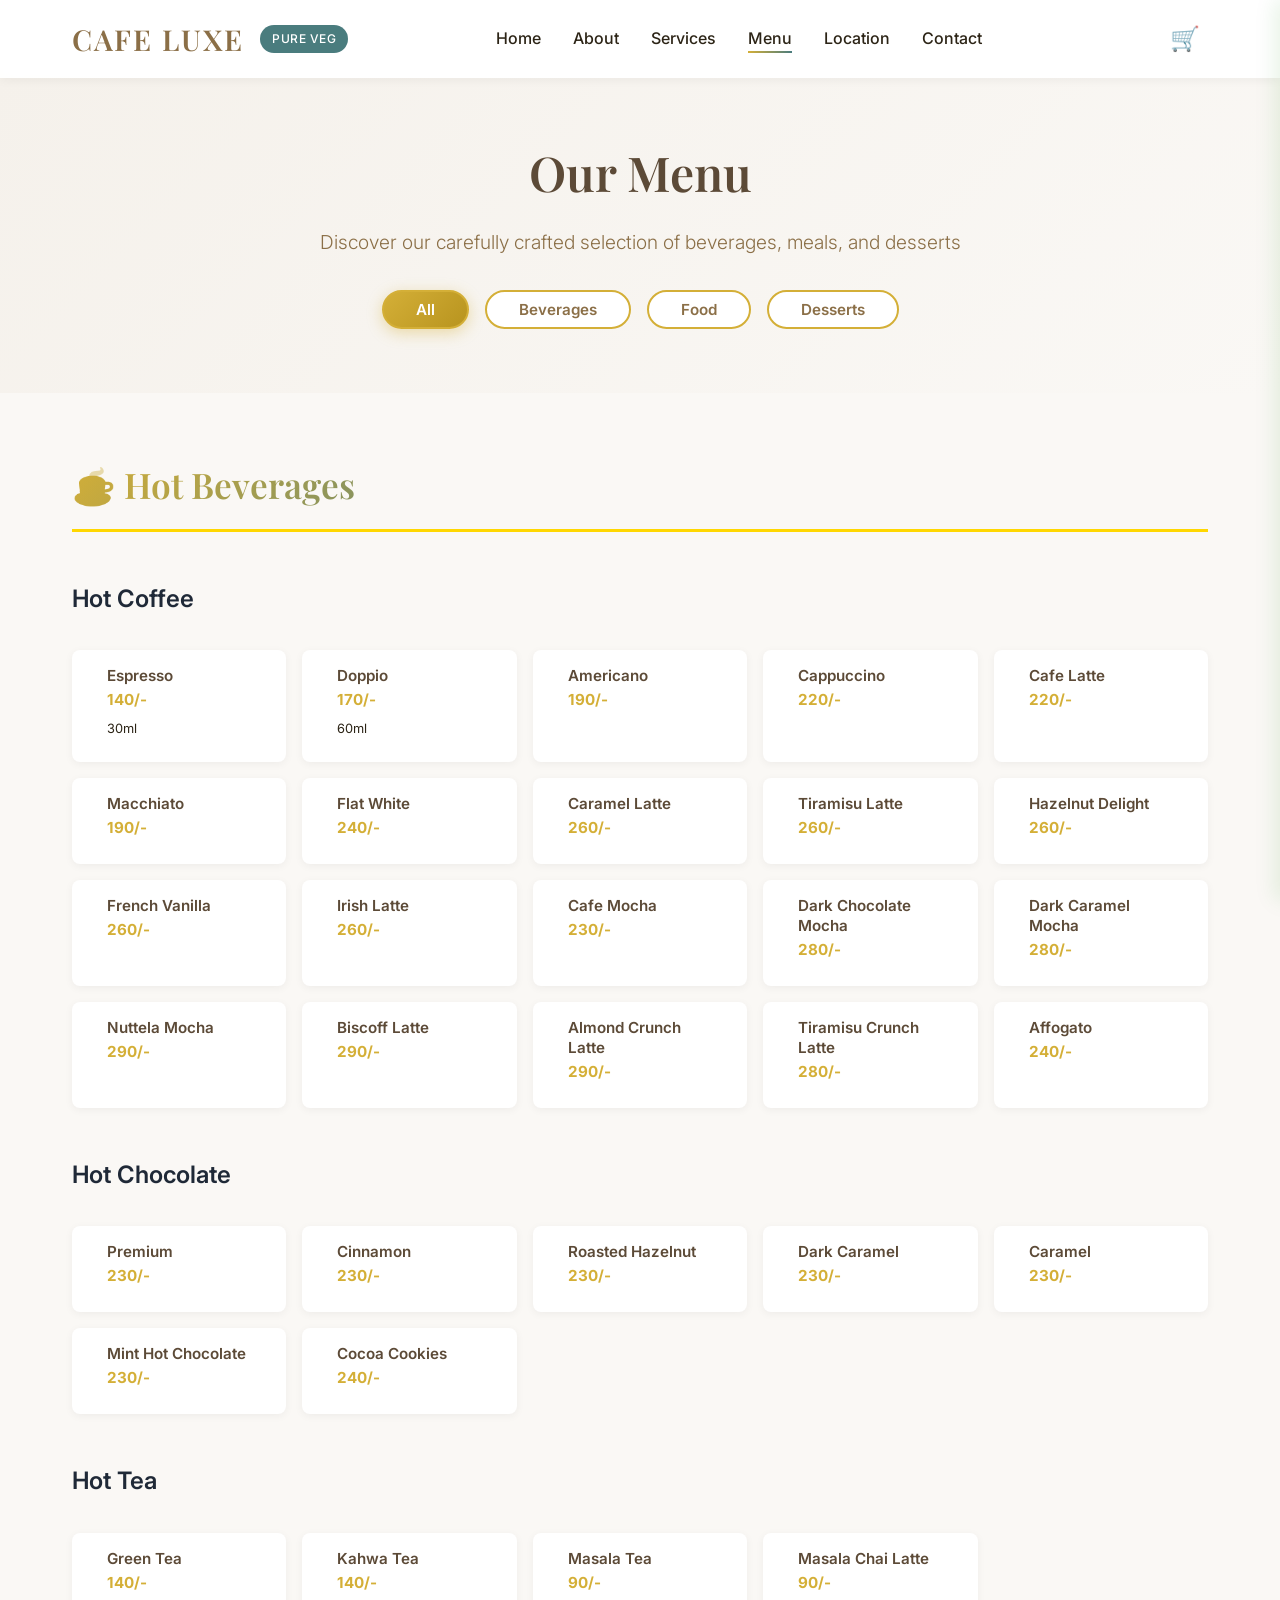
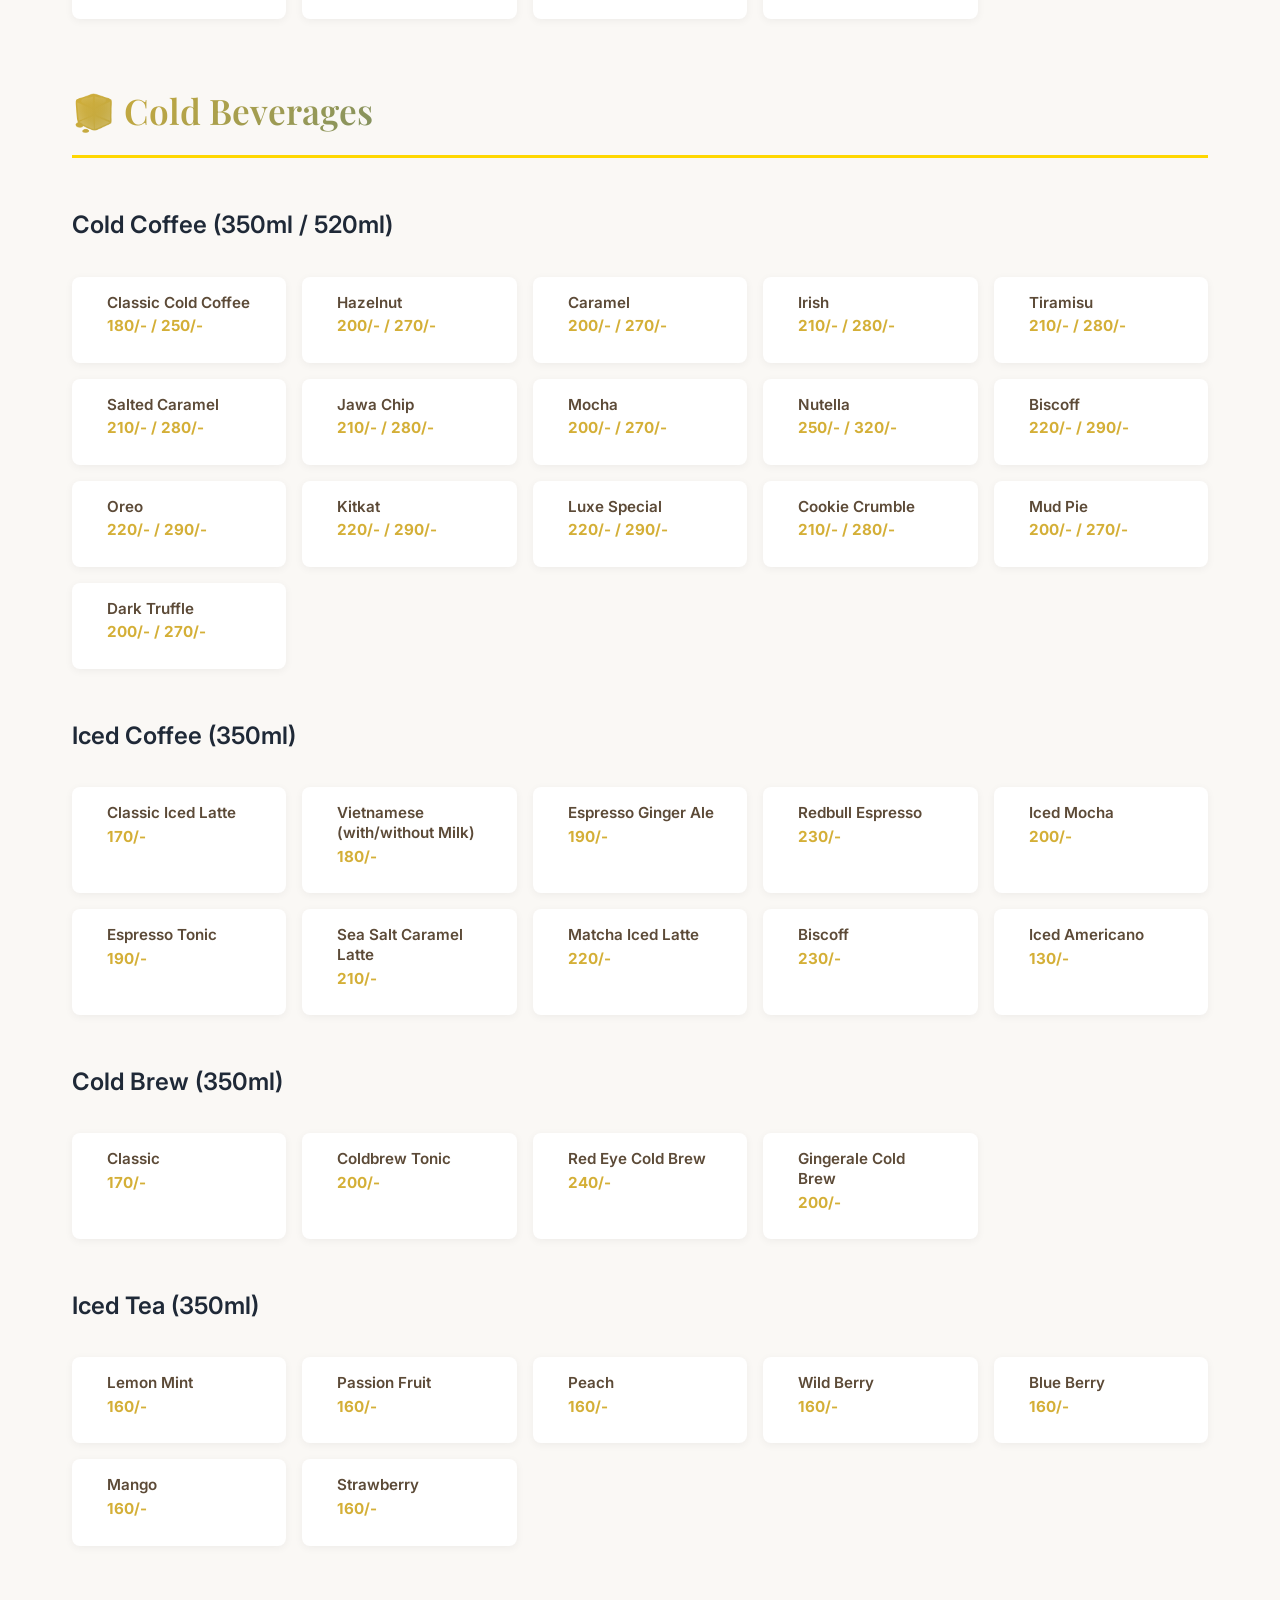
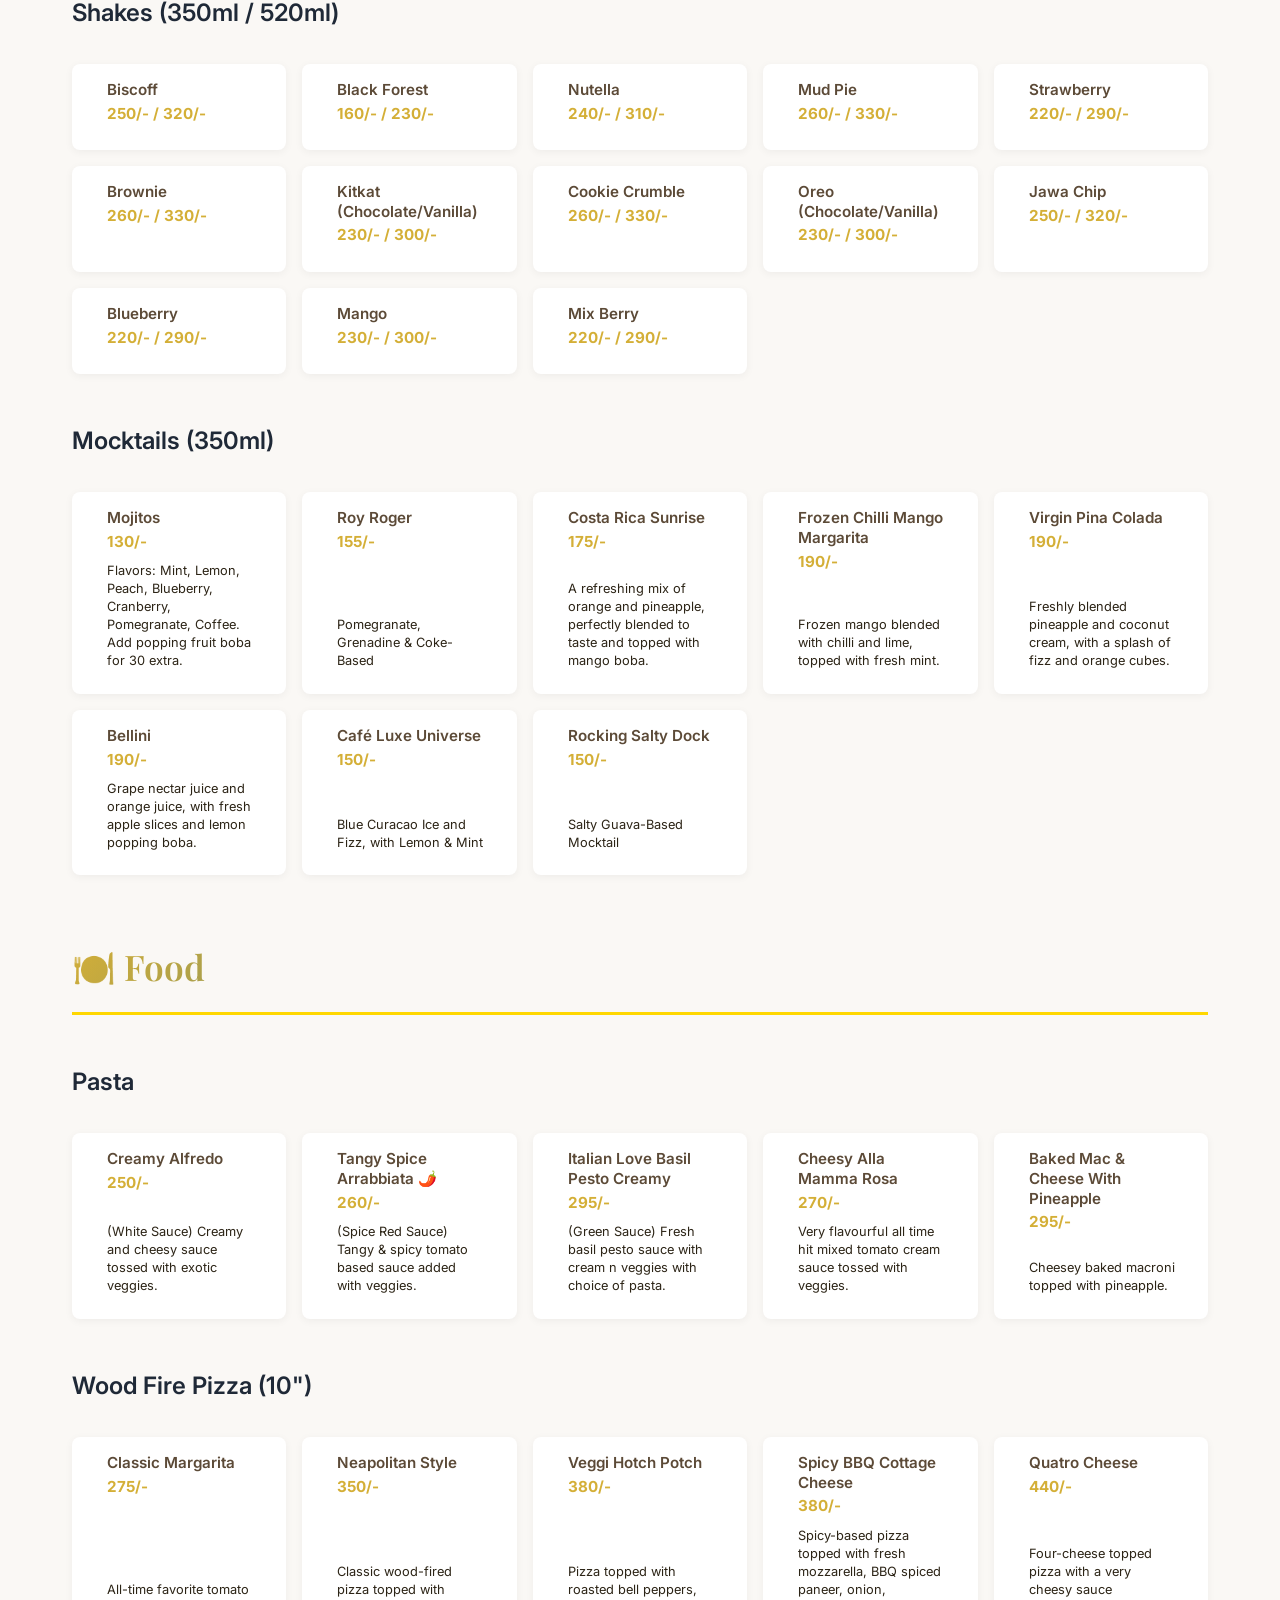
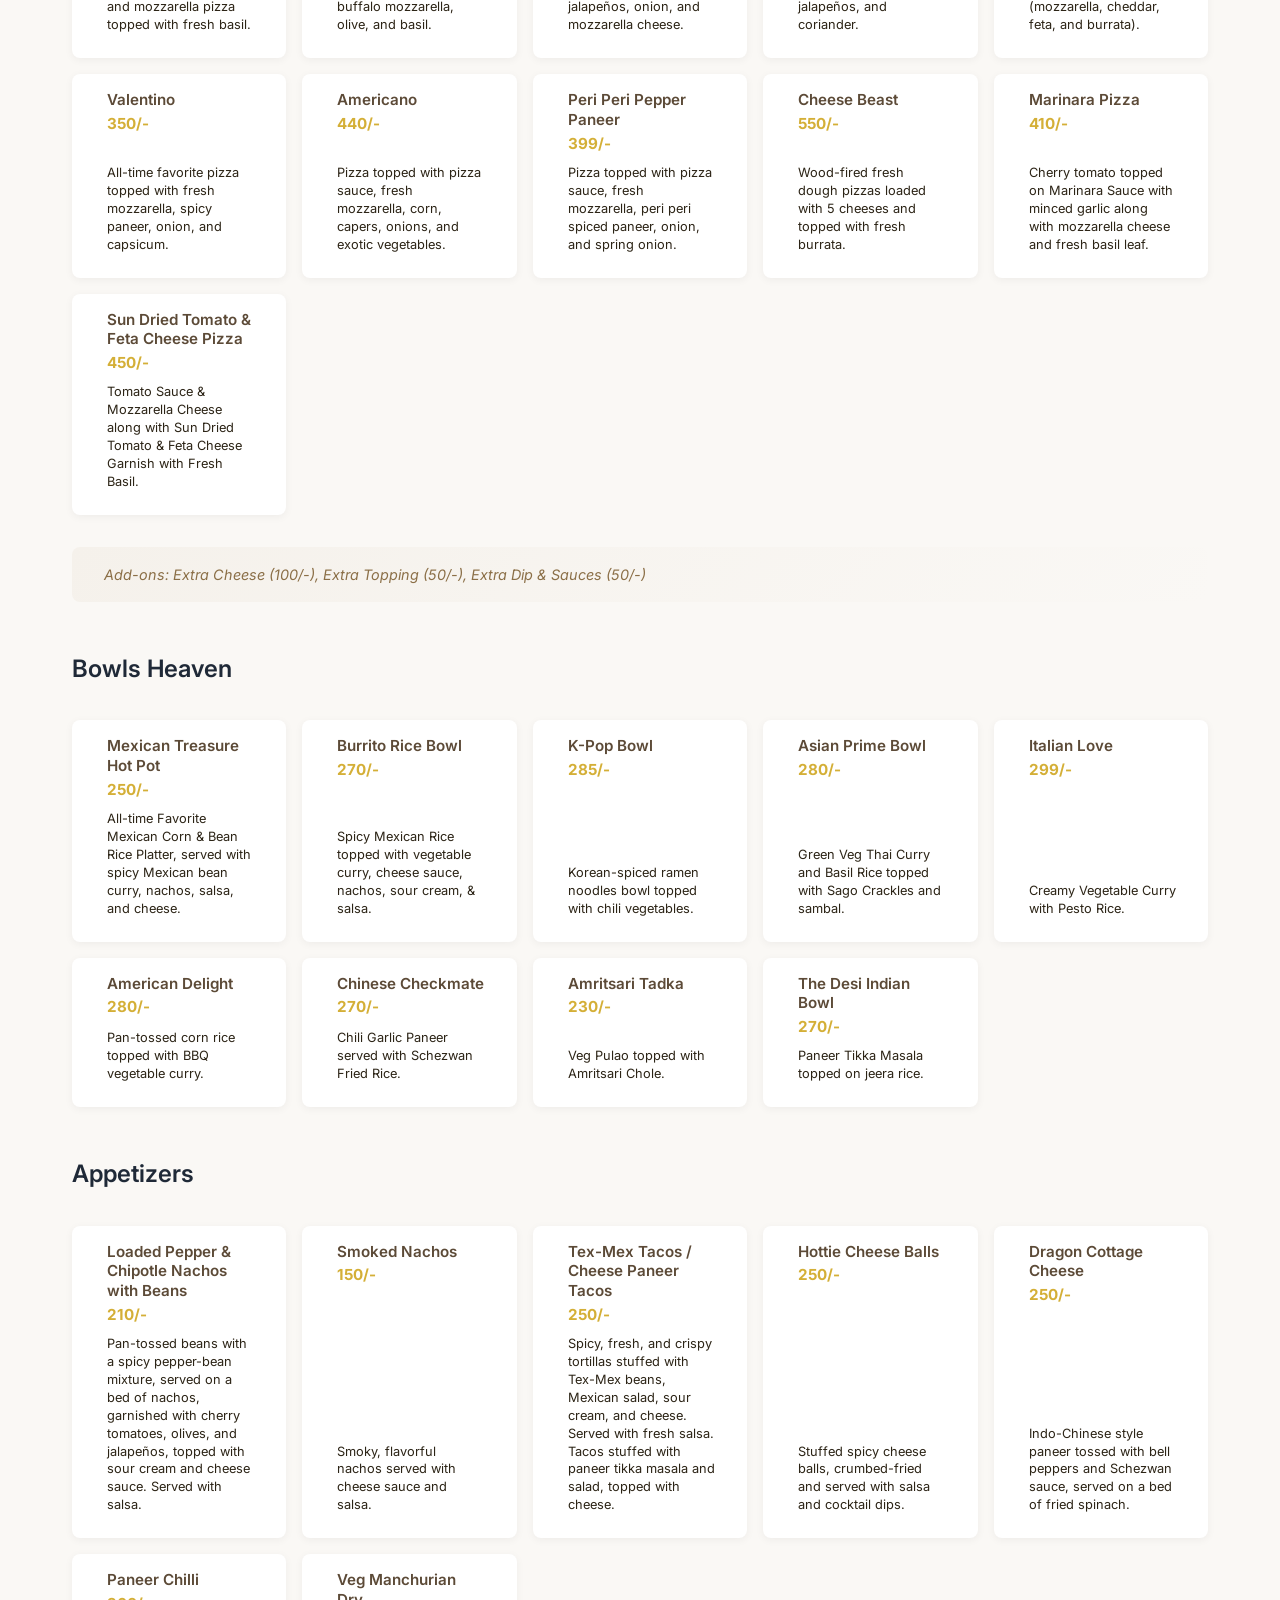
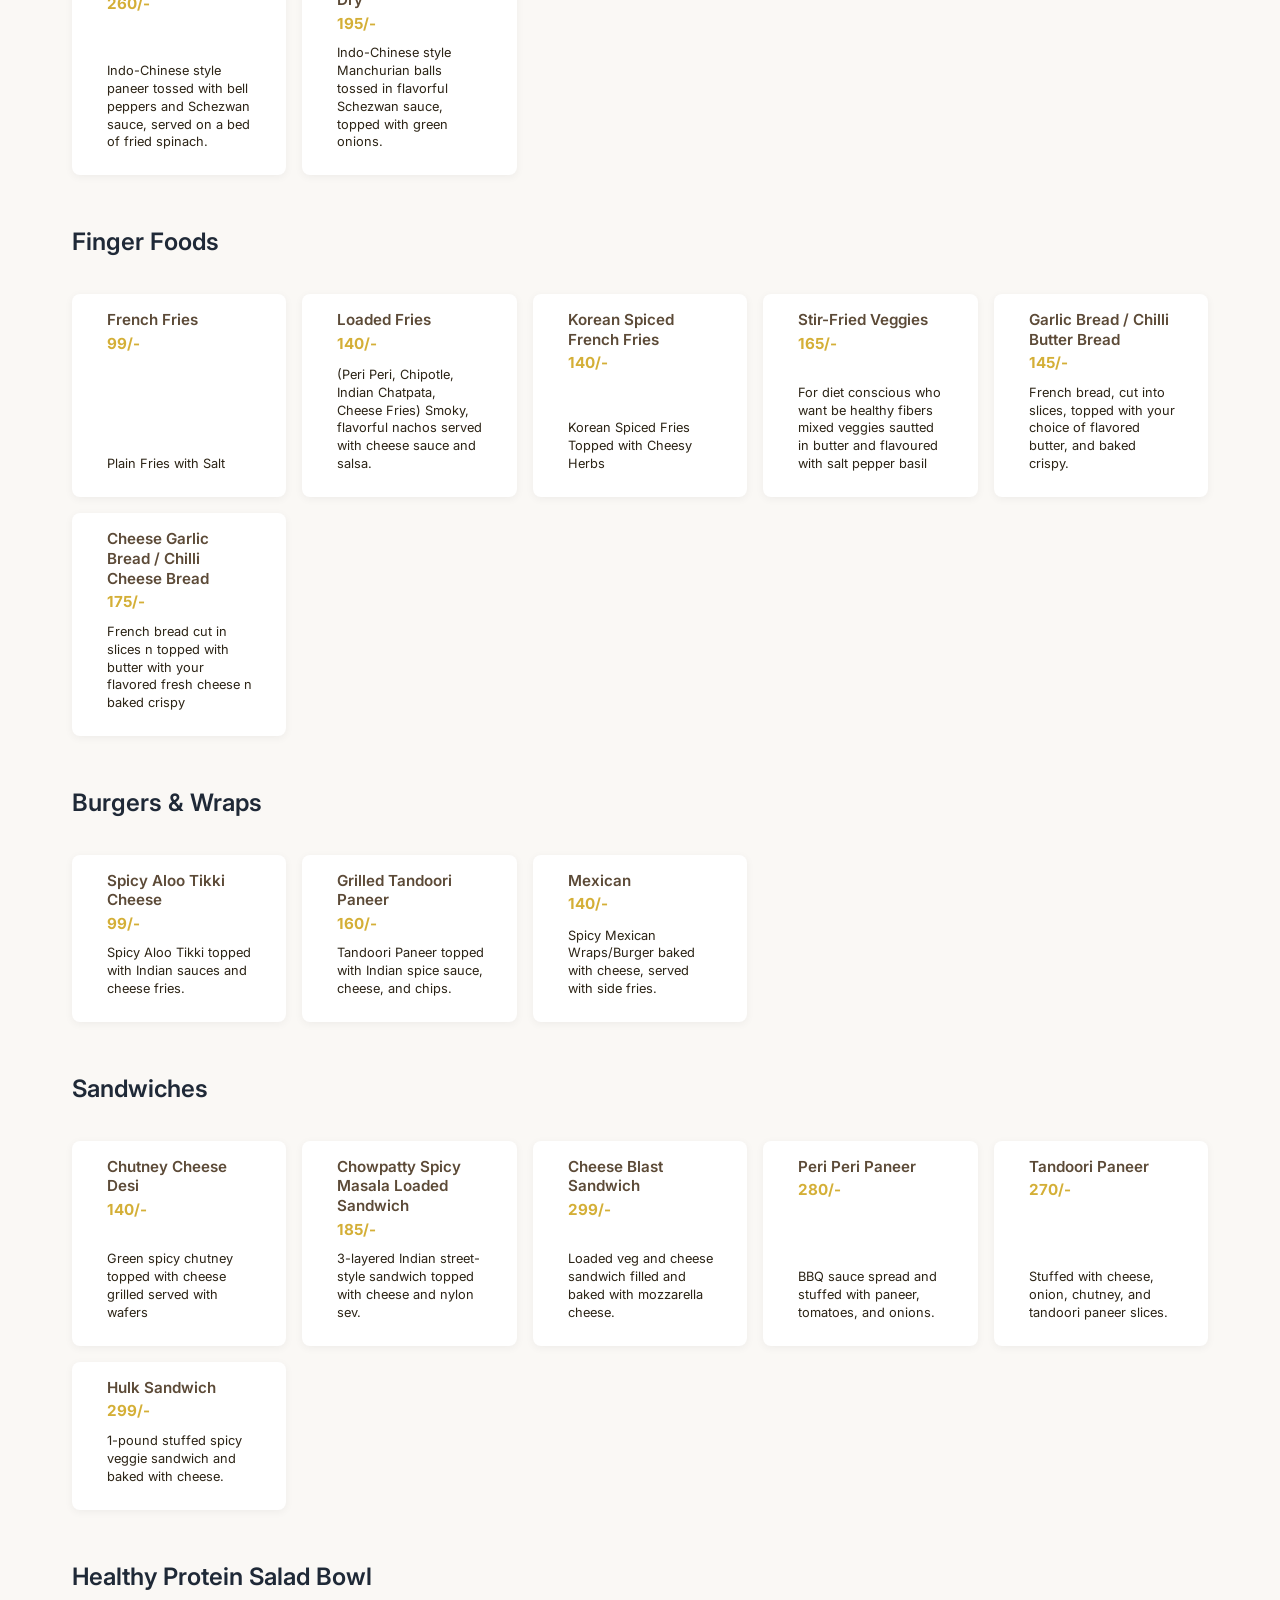
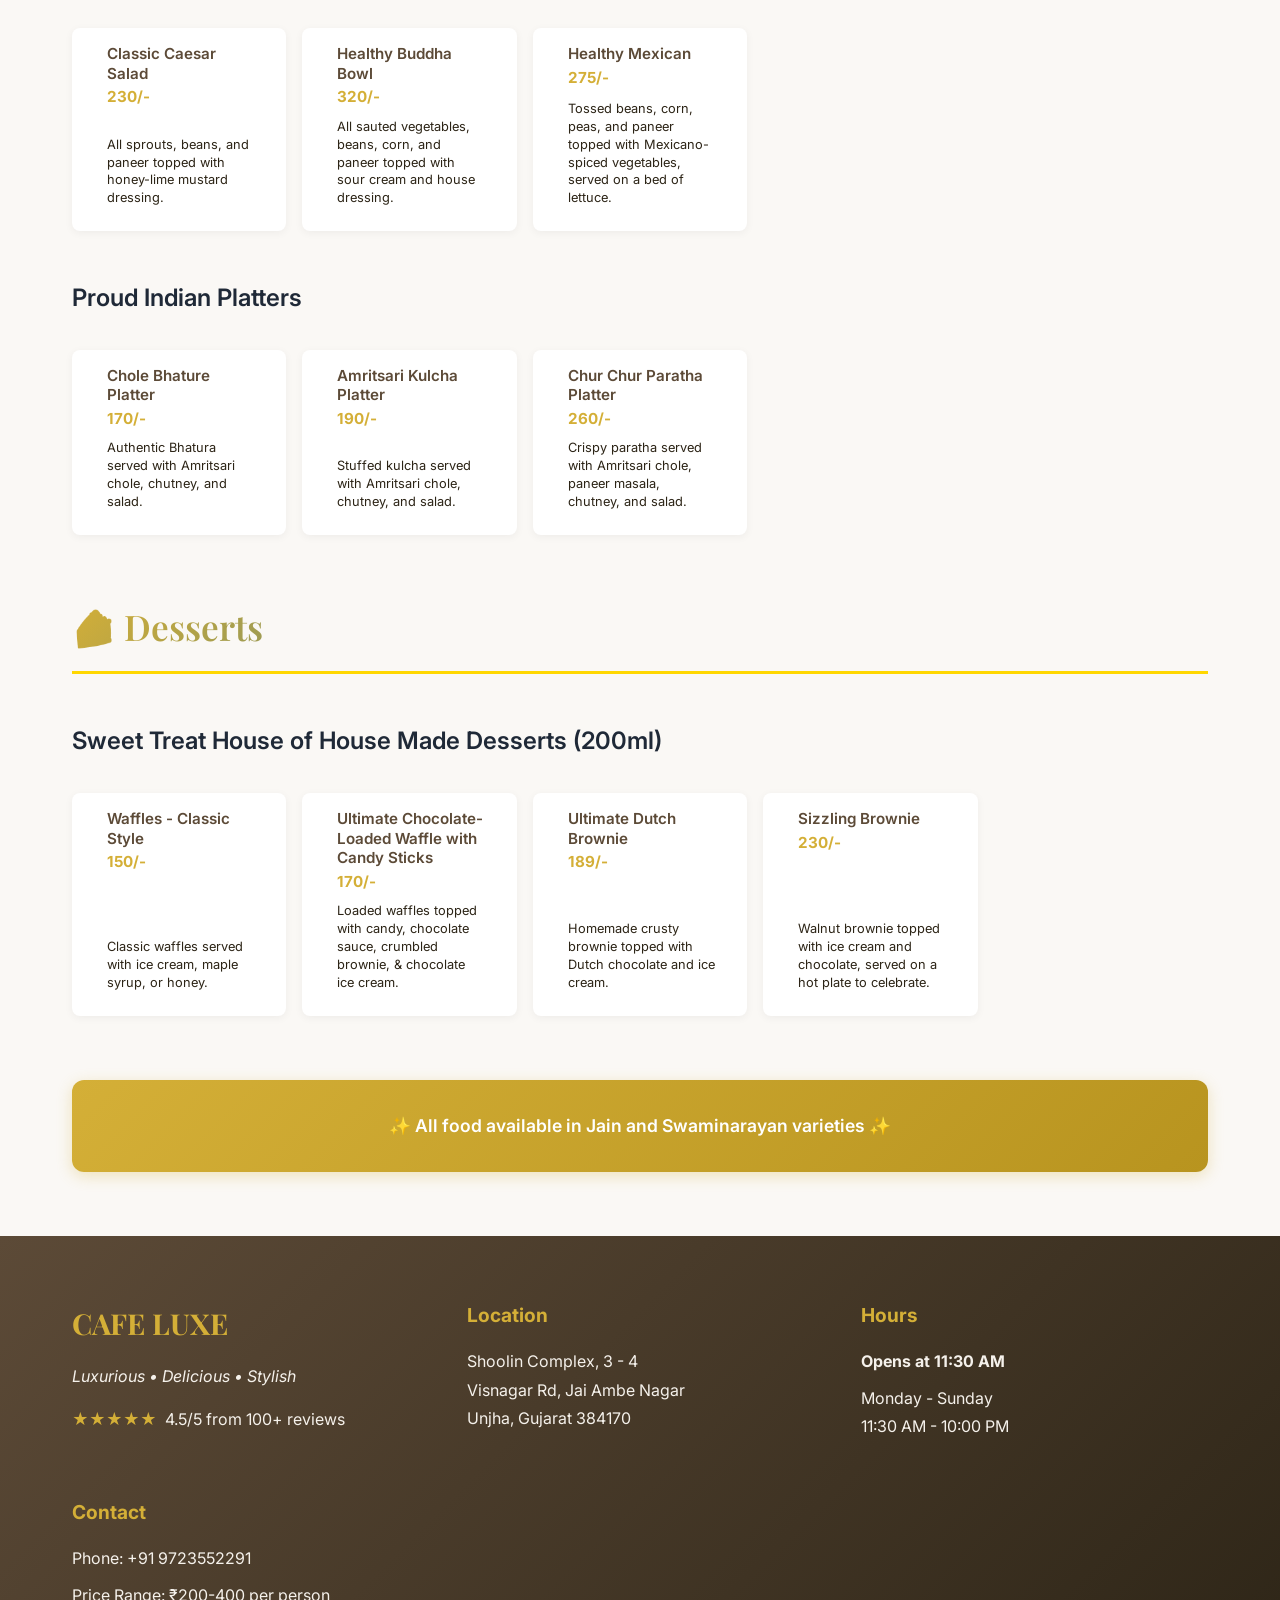
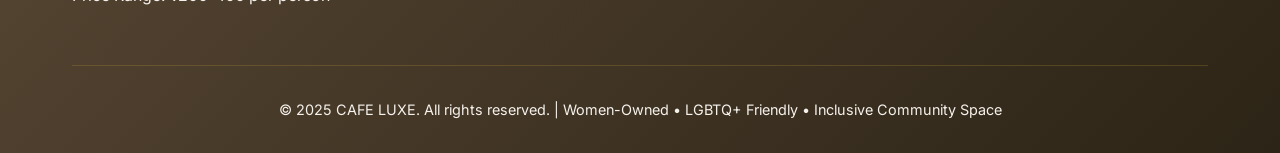
<file: CAFE LUXE/menu.html>
<!DOCTYPE html>
<html lang="en">
<head>
    <meta charset="UTF-8">
    <meta name="viewport" content="width=device-width, initial-scale=1.0">
    <meta name="description" content="CAFE LUXE Menu - Explore our delicious selection of coffees, teas, mocktails, pastas, pizzas, and more.">
    <title>Menu - CAFE LUXE</title>
    <link rel="stylesheet" href="styles.css">
    <link rel="stylesheet" href="menu.css">
    <link rel="preconnect" href="https://fonts.googleapis.com">
    <link rel="preconnect" href="https://fonts.gstatic.com" crossorigin>
    <link href="https://fonts.googleapis.com/css2?family=Inter:wght@300;400;500;600;700&family=Playfair+Display:wght@400;600&display=swap" rel="stylesheet">
</head>
<body>
    <!-- Navigation -->
    <nav class="navbar">
        <div class="container">
            <div class="nav-brand">
                <h1><a href="index.html" style="text-decoration: none; color: inherit;">CAFE LUXE</a></h1>
                <span class="badge">Pure Veg</span>
            </div>
            <ul class="nav-menu">
                <li><a href="index.html#home">Home</a></li>
                <li><a href="index.html#about">About</a></li>
                <li><a href="index.html#services">Services</a></li>
                <li><a href="menu.html" class="active">Menu</a></li>
                <li><a href="index.html#location">Location</a></li>
                <li><a href="index.html#contact">Contact</a></li>
            </ul>
            <div class="nav-cart">
                <button class="cart-icon-btn" id="cartIconBtn" aria-label="View Cart">
                    <span class="cart-icon">🛒</span>
                    <span class="cart-count" id="cartCount">0</span>
                </button>
            </div>
            <div class="hamburger">
                <span></span>
                <span></span>
                <span></span>
            </div>
        </div>
    </nav>

    <!-- Menu Header -->
    <section class="menu-header">
        <div class="container">
            <h1 class="menu-title">Our Menu</h1>
            <p class="menu-subtitle">Discover our carefully crafted selection of beverages, meals, and desserts</p>
            <div class="category-filters">
                <button class="filter-btn active" data-category="all">All</button>
                <button class="filter-btn" data-category="beverages">Beverages</button>
                <button class="filter-btn" data-category="food">Food</button>
                <button class="filter-btn" data-category="desserts">Desserts</button>
            </div>
        </div>
    </section>

    <!-- Menu Categories -->
    <section class="menu-section">
        <div class="container">
            <!-- Hot Beverages -->
            <div class="menu-category" data-category="beverages" id="beverages">
                <h2 class="category-title">☕ Hot Beverages</h2>
                
                <div class="category-subsection">
                    <h3 class="subsection-title">Hot Coffee</h3>
                    <div class="menu-grid">
                        <div class="menu-item" data-item-name="Espresso" data-item-price="140/-" data-item-desc="30ml">
                            <div class="menu-item-header">
                                <span class="item-name">Espresso</span>
                                <span class="item-price">140/-</span>
                            </div>
                            <p class="item-desc">30ml</p>
                        </div>
                        <div class="menu-item">
                            <div class="menu-item-header">
                                <span class="item-name">Doppio</span>
                                <span class="item-price">170/-</span>
                            </div>
                            <p class="item-desc">60ml</p>
                        </div>
                        <div class="menu-item">
                            <div class="menu-item-header">
                                <span class="item-name">Americano</span>
                                <span class="item-price">190/-</span>
                            </div>
                        </div>
                        <div class="menu-item">
                            <div class="menu-item-header">
                                <span class="item-name">Cappuccino</span>
                                <span class="item-price">220/-</span>
                            </div>
                        </div>
                        <div class="menu-item">
                            <div class="menu-item-header">
                                <span class="item-name">Cafe Latte</span>
                                <span class="item-price">220/-</span>
                            </div>
                        </div>
                        <div class="menu-item">
                            <div class="menu-item-header">
                                <span class="item-name">Macchiato</span>
                                <span class="item-price">190/-</span>
                            </div>
                        </div>
                        <div class="menu-item">
                            <div class="menu-item-header">
                                <span class="item-name">Flat White</span>
                                <span class="item-price">240/-</span>
                            </div>
                        </div>
                        <div class="menu-item">
                            <div class="menu-item-header">
                                <span class="item-name">Caramel Latte</span>
                                <span class="item-price">260/-</span>
                            </div>
                        </div>
                        <div class="menu-item">
                            <div class="menu-item-header">
                                <span class="item-name">Tiramisu Latte</span>
                                <span class="item-price">260/-</span>
                            </div>
                        </div>
                        <div class="menu-item">
                            <div class="menu-item-header">
                                <span class="item-name">Hazelnut Delight</span>
                                <span class="item-price">260/-</span>
                            </div>
                        </div>
                        <div class="menu-item">
                            <div class="menu-item-header">
                                <span class="item-name">French Vanilla</span>
                                <span class="item-price">260/-</span>
                            </div>
                        </div>
                        <div class="menu-item">
                            <div class="menu-item-header">
                                <span class="item-name">Irish Latte</span>
                                <span class="item-price">260/-</span>
                            </div>
                        </div>
                        <div class="menu-item">
                            <div class="menu-item-header">
                                <span class="item-name">Cafe Mocha</span>
                                <span class="item-price">230/-</span>
                            </div>
                        </div>
                        <div class="menu-item">
                            <div class="menu-item-header">
                                <span class="item-name">Dark Chocolate Mocha</span>
                                <span class="item-price">280/-</span>
                            </div>
                        </div>
                        <div class="menu-item">
                            <div class="menu-item-header">
                                <span class="item-name">Dark Caramel Mocha</span>
                                <span class="item-price">280/-</span>
                            </div>
                        </div>
                        <div class="menu-item">
                            <div class="menu-item-header">
                                <span class="item-name">Nuttela Mocha</span>
                                <span class="item-price">290/-</span>
                            </div>
                        </div>
                        <div class="menu-item">
                            <div class="menu-item-header">
                                <span class="item-name">Biscoff Latte</span>
                                <span class="item-price">290/-</span>
                            </div>
                        </div>
                        <div class="menu-item">
                            <div class="menu-item-header">
                                <span class="item-name">Almond Crunch Latte</span>
                                <span class="item-price">290/-</span>
                            </div>
                        </div>
                        <div class="menu-item">
                            <div class="menu-item-header">
                                <span class="item-name">Tiramisu Crunch Latte</span>
                                <span class="item-price">280/-</span>
                            </div>
                        </div>
                        <div class="menu-item">
                            <div class="menu-item-header">
                                <span class="item-name">Affogato</span>
                                <span class="item-price">240/-</span>
                            </div>
                        </div>
                    </div>
                </div>

                <div class="category-subsection">
                    <h3 class="subsection-title">Hot Chocolate</h3>
                    <div class="menu-grid">
                        <div class="menu-item">
                            <div class="menu-item-header">
                                <span class="item-name">Premium</span>
                                <span class="item-price">230/-</span>
                            </div>
                        </div>
                        <div class="menu-item">
                            <div class="menu-item-header">
                                <span class="item-name">Cinnamon</span>
                                <span class="item-price">230/-</span>
                            </div>
                        </div>
                        <div class="menu-item">
                            <div class="menu-item-header">
                                <span class="item-name">Roasted Hazelnut</span>
                                <span class="item-price">230/-</span>
                            </div>
                        </div>
                        <div class="menu-item">
                            <div class="menu-item-header">
                                <span class="item-name">Dark Caramel</span>
                                <span class="item-price">230/-</span>
                            </div>
                        </div>
                        <div class="menu-item">
                            <div class="menu-item-header">
                                <span class="item-name">Caramel</span>
                                <span class="item-price">230/-</span>
                            </div>
                        </div>
                        <div class="menu-item">
                            <div class="menu-item-header">
                                <span class="item-name">Mint Hot Chocolate</span>
                                <span class="item-price">230/-</span>
                            </div>
                        </div>
                        <div class="menu-item">
                            <div class="menu-item-header">
                                <span class="item-name">Cocoa Cookies</span>
                                <span class="item-price">240/-</span>
                            </div>
                        </div>
                    </div>
                </div>

                <div class="category-subsection">
                    <h3 class="subsection-title">Hot Tea</h3>
                    <div class="menu-grid">
                        <div class="menu-item">
                            <div class="menu-item-header">
                                <span class="item-name">Green Tea</span>
                                <span class="item-price">140/-</span>
                            </div>
                        </div>
                        <div class="menu-item">
                            <div class="menu-item-header">
                                <span class="item-name">Kahwa Tea</span>
                                <span class="item-price">140/-</span>
                            </div>
                        </div>
                        <div class="menu-item">
                            <div class="menu-item-header">
                                <span class="item-name">Masala Tea</span>
                                <span class="item-price">90/-</span>
                            </div>
                        </div>
                        <div class="menu-item">
                            <div class="menu-item-header">
                                <span class="item-name">Masala Chai Latte</span>
                                <span class="item-price">90/-</span>
                            </div>
                        </div>
                    </div>
                </div>
            </div>

            <!-- Cold Beverages -->
            <div class="menu-category" data-category="beverages">
                <h2 class="category-title">🧊 Cold Beverages</h2>
                
                <div class="category-subsection">
                    <h3 class="subsection-title">Cold Coffee (350ml / 520ml)</h3>
                    <div class="menu-grid">
                        <div class="menu-item">
                            <div class="menu-item-header">
                                <span class="item-name">Classic Cold Coffee</span>
                                <span class="item-price">180/- / 250/-</span>
                            </div>
                        </div>
                        <div class="menu-item">
                            <div class="menu-item-header">
                                <span class="item-name">Hazelnut</span>
                                <span class="item-price">200/- / 270/-</span>
                            </div>
                        </div>
                        <div class="menu-item">
                            <div class="menu-item-header">
                                <span class="item-name">Caramel</span>
                                <span class="item-price">200/- / 270/-</span>
                            </div>
                        </div>
                        <div class="menu-item">
                            <div class="menu-item-header">
                                <span class="item-name">Irish</span>
                                <span class="item-price">210/- / 280/-</span>
                            </div>
                        </div>
                        <div class="menu-item">
                            <div class="menu-item-header">
                                <span class="item-name">Tiramisu</span>
                                <span class="item-price">210/- / 280/-</span>
                            </div>
                        </div>
                        <div class="menu-item">
                            <div class="menu-item-header">
                                <span class="item-name">Salted Caramel</span>
                                <span class="item-price">210/- / 280/-</span>
                            </div>
                        </div>
                        <div class="menu-item">
                            <div class="menu-item-header">
                                <span class="item-name">Jawa Chip</span>
                                <span class="item-price">210/- / 280/-</span>
                            </div>
                        </div>
                        <div class="menu-item">
                            <div class="menu-item-header">
                                <span class="item-name">Mocha</span>
                                <span class="item-price">200/- / 270/-</span>
                            </div>
                        </div>
                        <div class="menu-item">
                            <div class="menu-item-header">
                                <span class="item-name">Nutella</span>
                                <span class="item-price">250/- / 320/-</span>
                            </div>
                        </div>
                        <div class="menu-item">
                            <div class="menu-item-header">
                                <span class="item-name">Biscoff</span>
                                <span class="item-price">220/- / 290/-</span>
                            </div>
                        </div>
                        <div class="menu-item">
                            <div class="menu-item-header">
                                <span class="item-name">Oreo</span>
                                <span class="item-price">220/- / 290/-</span>
                            </div>
                        </div>
                        <div class="menu-item">
                            <div class="menu-item-header">
                                <span class="item-name">Kitkat</span>
                                <span class="item-price">220/- / 290/-</span>
                            </div>
                        </div>
                        <div class="menu-item">
                            <div class="menu-item-header">
                                <span class="item-name">Luxe Special</span>
                                <span class="item-price">220/- / 290/-</span>
                            </div>
                        </div>
                        <div class="menu-item">
                            <div class="menu-item-header">
                                <span class="item-name">Cookie Crumble</span>
                                <span class="item-price">210/- / 280/-</span>
                            </div>
                        </div>
                        <div class="menu-item">
                            <div class="menu-item-header">
                                <span class="item-name">Mud Pie</span>
                                <span class="item-price">200/- / 270/-</span>
                            </div>
                        </div>
                        <div class="menu-item">
                            <div class="menu-item-header">
                                <span class="item-name">Dark Truffle</span>
                                <span class="item-price">200/- / 270/-</span>
                            </div>
                        </div>
                    </div>
                </div>

                <div class="category-subsection">
                    <h3 class="subsection-title">Iced Coffee (350ml)</h3>
                    <div class="menu-grid">
                        <div class="menu-item">
                            <div class="menu-item-header">
                                <span class="item-name">Classic Iced Latte</span>
                                <span class="item-price">170/-</span>
                            </div>
                        </div>
                        <div class="menu-item">
                            <div class="menu-item-header">
                                <span class="item-name">Vietnamese (with/without Milk)</span>
                                <span class="item-price">180/-</span>
                            </div>
                        </div>
                        <div class="menu-item">
                            <div class="menu-item-header">
                                <span class="item-name">Espresso Ginger Ale</span>
                                <span class="item-price">190/-</span>
                            </div>
                        </div>
                        <div class="menu-item">
                            <div class="menu-item-header">
                                <span class="item-name">Redbull Espresso</span>
                                <span class="item-price">230/-</span>
                            </div>
                        </div>
                        <div class="menu-item">
                            <div class="menu-item-header">
                                <span class="item-name">Iced Mocha</span>
                                <span class="item-price">200/-</span>
                            </div>
                        </div>
                        <div class="menu-item">
                            <div class="menu-item-header">
                                <span class="item-name">Espresso Tonic</span>
                                <span class="item-price">190/-</span>
                            </div>
                        </div>
                        <div class="menu-item">
                            <div class="menu-item-header">
                                <span class="item-name">Sea Salt Caramel Latte</span>
                                <span class="item-price">210/-</span>
                            </div>
                        </div>
                        <div class="menu-item">
                            <div class="menu-item-header">
                                <span class="item-name">Matcha Iced Latte</span>
                                <span class="item-price">220/-</span>
                            </div>
                        </div>
                        <div class="menu-item">
                            <div class="menu-item-header">
                                <span class="item-name">Biscoff</span>
                                <span class="item-price">230/-</span>
                            </div>
                        </div>
                        <div class="menu-item">
                            <div class="menu-item-header">
                                <span class="item-name">Iced Americano</span>
                                <span class="item-price">130/-</span>
                            </div>
                        </div>
                    </div>
                </div>

                <div class="category-subsection">
                    <h3 class="subsection-title">Cold Brew (350ml)</h3>
                    <div class="menu-grid">
                        <div class="menu-item">
                            <div class="menu-item-header">
                                <span class="item-name">Classic</span>
                                <span class="item-price">170/-</span>
                            </div>
                        </div>
                        <div class="menu-item">
                            <div class="menu-item-header">
                                <span class="item-name">Coldbrew Tonic</span>
                                <span class="item-price">200/-</span>
                            </div>
                        </div>
                        <div class="menu-item">
                            <div class="menu-item-header">
                                <span class="item-name">Red Eye Cold Brew</span>
                                <span class="item-price">240/-</span>
                            </div>
                        </div>
                        <div class="menu-item">
                            <div class="menu-item-header">
                                <span class="item-name">Gingerale Cold Brew</span>
                                <span class="item-price">200/-</span>
                            </div>
                        </div>
                    </div>
                </div>

                <div class="category-subsection">
                    <h3 class="subsection-title">Iced Tea (350ml)</h3>
                    <div class="menu-grid">
                        <div class="menu-item">
                            <div class="menu-item-header">
                                <span class="item-name">Lemon Mint</span>
                                <span class="item-price">160/-</span>
                            </div>
                        </div>
                        <div class="menu-item">
                            <div class="menu-item-header">
                                <span class="item-name">Passion Fruit</span>
                                <span class="item-price">160/-</span>
                            </div>
                        </div>
                        <div class="menu-item">
                            <div class="menu-item-header">
                                <span class="item-name">Peach</span>
                                <span class="item-price">160/-</span>
                            </div>
                        </div>
                        <div class="menu-item">
                            <div class="menu-item-header">
                                <span class="item-name">Wild Berry</span>
                                <span class="item-price">160/-</span>
                            </div>
                        </div>
                        <div class="menu-item">
                            <div class="menu-item-header">
                                <span class="item-name">Blue Berry</span>
                                <span class="item-price">160/-</span>
                            </div>
                        </div>
                        <div class="menu-item">
                            <div class="menu-item-header">
                                <span class="item-name">Mango</span>
                                <span class="item-price">160/-</span>
                            </div>
                        </div>
                        <div class="menu-item">
                            <div class="menu-item-header">
                                <span class="item-name">Strawberry</span>
                                <span class="item-price">160/-</span>
                            </div>
                        </div>
                    </div>
                </div>

                <div class="category-subsection">
                    <h3 class="subsection-title">Shakes (350ml / 520ml)</h3>
                    <div class="menu-grid">
                        <div class="menu-item">
                            <div class="menu-item-header">
                                <span class="item-name">Biscoff</span>
                                <span class="item-price">250/- / 320/-</span>
                            </div>
                        </div>
                        <div class="menu-item">
                            <div class="menu-item-header">
                                <span class="item-name">Black Forest</span>
                                <span class="item-price">160/- / 230/-</span>
                            </div>
                        </div>
                        <div class="menu-item">
                            <div class="menu-item-header">
                                <span class="item-name">Nutella</span>
                                <span class="item-price">240/- / 310/-</span>
                            </div>
                        </div>
                        <div class="menu-item">
                            <div class="menu-item-header">
                                <span class="item-name">Mud Pie</span>
                                <span class="item-price">260/- / 330/-</span>
                            </div>
                        </div>
                        <div class="menu-item">
                            <div class="menu-item-header">
                                <span class="item-name">Strawberry</span>
                                <span class="item-price">220/- / 290/-</span>
                            </div>
                        </div>
                        <div class="menu-item">
                            <div class="menu-item-header">
                                <span class="item-name">Brownie</span>
                                <span class="item-price">260/- / 330/-</span>
                            </div>
                        </div>
                        <div class="menu-item">
                            <div class="menu-item-header">
                                <span class="item-name">Kitkat (Chocolate/Vanilla)</span>
                                <span class="item-price">230/- / 300/-</span>
                            </div>
                        </div>
                        <div class="menu-item">
                            <div class="menu-item-header">
                                <span class="item-name">Cookie Crumble</span>
                                <span class="item-price">260/- / 330/-</span>
                            </div>
                        </div>
                        <div class="menu-item">
                            <div class="menu-item-header">
                                <span class="item-name">Oreo (Chocolate/Vanilla)</span>
                                <span class="item-price">230/- / 300/-</span>
                            </div>
                        </div>
                        <div class="menu-item">
                            <div class="menu-item-header">
                                <span class="item-name">Jawa Chip</span>
                                <span class="item-price">250/- / 320/-</span>
                            </div>
                        </div>
                        <div class="menu-item">
                            <div class="menu-item-header">
                                <span class="item-name">Blueberry</span>
                                <span class="item-price">220/- / 290/-</span>
                            </div>
                        </div>
                        <div class="menu-item">
                            <div class="menu-item-header">
                                <span class="item-name">Mango</span>
                                <span class="item-price">230/- / 300/-</span>
                            </div>
                        </div>
                        <div class="menu-item">
                            <div class="menu-item-header">
                                <span class="item-name">Mix Berry</span>
                                <span class="item-price">220/- / 290/-</span>
                            </div>
                        </div>
                    </div>
                </div>

                <div class="category-subsection">
                    <h3 class="subsection-title">Mocktails (350ml)</h3>
                    <div class="menu-grid">
                        <div class="menu-item">
                            <div class="menu-item-header">
                                <span class="item-name">Mojitos</span>
                                <span class="item-price">130/-</span>
                            </div>
                            <p class="item-desc">Flavors: Mint, Lemon, Peach, Blueberry, Cranberry, Pomegranate, Coffee. Add popping fruit boba for 30 extra.</p>
                        </div>
                        <div class="menu-item">
                            <div class="menu-item-header">
                                <span class="item-name">Roy Roger</span>
                                <span class="item-price">155/-</span>
                            </div>
                            <p class="item-desc">Pomegranate, Grenadine & Coke-Based</p>
                        </div>
                        <div class="menu-item">
                            <div class="menu-item-header">
                                <span class="item-name">Costa Rica Sunrise</span>
                                <span class="item-price">175/-</span>
                            </div>
                            <p class="item-desc">A refreshing mix of orange and pineapple, perfectly blended to taste and topped with mango boba.</p>
                        </div>
                        <div class="menu-item">
                            <div class="menu-item-header">
                                <span class="item-name">Frozen Chilli Mango Margarita</span>
                                <span class="item-price">190/-</span>
                            </div>
                            <p class="item-desc">Frozen mango blended with chilli and lime, topped with fresh mint.</p>
                        </div>
                        <div class="menu-item">
                            <div class="menu-item-header">
                                <span class="item-name">Virgin Pina Colada</span>
                                <span class="item-price">190/-</span>
                            </div>
                            <p class="item-desc">Freshly blended pineapple and coconut cream, with a splash of fizz and orange cubes.</p>
                        </div>
                        <div class="menu-item">
                            <div class="menu-item-header">
                                <span class="item-name">Bellini</span>
                                <span class="item-price">190/-</span>
                            </div>
                            <p class="item-desc">Grape nectar juice and orange juice, with fresh apple slices and lemon popping boba.</p>
                        </div>
                        <div class="menu-item">
                            <div class="menu-item-header">
                                <span class="item-name">Café Luxe Universe</span>
                                <span class="item-price">150/-</span>
                            </div>
                            <p class="item-desc">Blue Curacao Ice and Fizz, with Lemon & Mint</p>
                        </div>
                        <div class="menu-item">
                            <div class="menu-item-header">
                                <span class="item-name">Rocking Salty Dock</span>
                                <span class="item-price">150/-</span>
                            </div>
                            <p class="item-desc">Salty Guava-Based Mocktail</p>
                        </div>
                    </div>
                </div>
            </div>

            <!-- Food Categories -->
            <div class="menu-category" data-category="food" id="food">
                <h2 class="category-title">🍽️ Food</h2>
                
                <div class="category-subsection">
                    <h3 class="subsection-title">Pasta</h3>
                    <div class="menu-grid">
                        <div class="menu-item">
                            <div class="menu-item-header">
                                <span class="item-name">Creamy Alfredo</span>
                                <span class="item-price">250/-</span>
                            </div>
                            <p class="item-desc">(White Sauce) Creamy and cheesy sauce tossed with exotic veggies.</p>
                        </div>
                        <div class="menu-item">
                            <div class="menu-item-header">
                                <span class="item-name">Tangy Spice Arrabbiata 🌶️</span>
                                <span class="item-price">260/-</span>
                            </div>
                            <p class="item-desc">(Spice Red Sauce) Tangy & spicy tomato based sauce added with veggies.</p>
                        </div>
                        <div class="menu-item">
                            <div class="menu-item-header">
                                <span class="item-name">Italian Love Basil Pesto Creamy</span>
                                <span class="item-price">295/-</span>
                            </div>
                            <p class="item-desc">(Green Sauce) Fresh basil pesto sauce with cream n veggies with choice of pasta.</p>
                        </div>
                        <div class="menu-item">
                            <div class="menu-item-header">
                                <span class="item-name">Cheesy Alla Mamma Rosa</span>
                                <span class="item-price">270/-</span>
                            </div>
                            <p class="item-desc">Very flavourful all time hit mixed tomato cream sauce tossed with veggies.</p>
                        </div>
                        <div class="menu-item">
                            <div class="menu-item-header">
                                <span class="item-name">Baked Mac & Cheese With Pineapple</span>
                                <span class="item-price">295/-</span>
                            </div>
                            <p class="item-desc">Cheesey baked macroni topped with pineapple.</p>
                        </div>
                    </div>
                </div>

                <div class="category-subsection">
                    <h3 class="subsection-title">Wood Fire Pizza (10")</h3>
                    <div class="menu-grid">
                        <div class="menu-item">
                            <div class="menu-item-header">
                                <span class="item-name">Classic Margarita</span>
                                <span class="item-price">275/-</span>
                            </div>
                            <p class="item-desc">All-time favorite tomato and mozzarella pizza topped with fresh basil.</p>
                        </div>
                        <div class="menu-item">
                            <div class="menu-item-header">
                                <span class="item-name">Neapolitan Style</span>
                                <span class="item-price">350/-</span>
                            </div>
                            <p class="item-desc">Classic wood-fired pizza topped with buffalo mozzarella, olive, and basil.</p>
                        </div>
                        <div class="menu-item">
                            <div class="menu-item-header">
                                <span class="item-name">Veggi Hotch Potch</span>
                                <span class="item-price">380/-</span>
                            </div>
                            <p class="item-desc">Pizza topped with roasted bell peppers, jalapeños, onion, and mozzarella cheese.</p>
                        </div>
                        <div class="menu-item">
                            <div class="menu-item-header">
                                <span class="item-name">Spicy BBQ Cottage Cheese</span>
                                <span class="item-price">380/-</span>
                            </div>
                            <p class="item-desc">Spicy-based pizza topped with fresh mozzarella, BBQ spiced paneer, onion, jalapeños, and coriander.</p>
                        </div>
                        <div class="menu-item">
                            <div class="menu-item-header">
                                <span class="item-name">Quatro Cheese</span>
                                <span class="item-price">440/-</span>
                            </div>
                            <p class="item-desc">Four-cheese topped pizza with a very cheesy sauce (mozzarella, cheddar, feta, and burrata).</p>
                        </div>
                        <div class="menu-item">
                            <div class="menu-item-header">
                                <span class="item-name">Valentino</span>
                                <span class="item-price">350/-</span>
                            </div>
                            <p class="item-desc">All-time favorite pizza topped with fresh mozzarella, spicy paneer, onion, and capsicum.</p>
                        </div>
                        <div class="menu-item">
                            <div class="menu-item-header">
                                <span class="item-name">Americano</span>
                                <span class="item-price">440/-</span>
                            </div>
                            <p class="item-desc">Pizza topped with pizza sauce, fresh mozzarella, corn, capers, onions, and exotic vegetables.</p>
                        </div>
                        <div class="menu-item">
                            <div class="menu-item-header">
                                <span class="item-name">Peri Peri Pepper Paneer</span>
                                <span class="item-price">399/-</span>
                            </div>
                            <p class="item-desc">Pizza topped with pizza sauce, fresh mozzarella, peri peri spiced paneer, onion, and spring onion.</p>
                        </div>
                        <div class="menu-item">
                            <div class="menu-item-header">
                                <span class="item-name">Cheese Beast</span>
                                <span class="item-price">550/-</span>
                            </div>
                            <p class="item-desc">Wood-fired fresh dough pizzas loaded with 5 cheeses and topped with fresh burrata.</p>
                        </div>
                        <div class="menu-item">
                            <div class="menu-item-header">
                                <span class="item-name">Marinara Pizza</span>
                                <span class="item-price">410/-</span>
                            </div>
                            <p class="item-desc">Cherry tomato topped on Marinara Sauce with minced garlic along with mozzarella cheese and fresh basil leaf.</p>
                        </div>
                        <div class="menu-item">
                            <div class="menu-item-header">
                                <span class="item-name">Sun Dried Tomato & Feta Cheese Pizza</span>
                                <span class="item-price">450/-</span>
                            </div>
                            <p class="item-desc">Tomato Sauce & Mozzarella Cheese along with Sun Dried Tomato & Feta Cheese Garnish with Fresh Basil.</p>
                        </div>
                    </div>
                    <p class="addon-note">Add-ons: Extra Cheese (100/-), Extra Topping (50/-), Extra Dip & Sauces (50/-)</p>
                </div>

                <div class="category-subsection">
                    <h3 class="subsection-title">Bowls Heaven</h3>
                    <div class="menu-grid">
                        <div class="menu-item">
                            <div class="menu-item-header">
                                <span class="item-name">Mexican Treasure Hot Pot</span>
                                <span class="item-price">250/-</span>
                            </div>
                            <p class="item-desc">All-time Favorite Mexican Corn & Bean Rice Platter, served with spicy Mexican bean curry, nachos, salsa, and cheese.</p>
                        </div>
                        <div class="menu-item">
                            <div class="menu-item-header">
                                <span class="item-name">Burrito Rice Bowl</span>
                                <span class="item-price">270/-</span>
                            </div>
                            <p class="item-desc">Spicy Mexican Rice topped with vegetable curry, cheese sauce, nachos, sour cream, & salsa.</p>
                        </div>
                        <div class="menu-item">
                            <div class="menu-item-header">
                                <span class="item-name">K-Pop Bowl</span>
                                <span class="item-price">285/-</span>
                            </div>
                            <p class="item-desc">Korean-spiced ramen noodles bowl topped with chili vegetables.</p>
                        </div>
                        <div class="menu-item">
                            <div class="menu-item-header">
                                <span class="item-name">Asian Prime Bowl</span>
                                <span class="item-price">280/-</span>
                            </div>
                            <p class="item-desc">Green Veg Thai Curry and Basil Rice topped with Sago Crackles and sambal.</p>
                        </div>
                        <div class="menu-item">
                            <div class="menu-item-header">
                                <span class="item-name">Italian Love</span>
                                <span class="item-price">299/-</span>
                            </div>
                            <p class="item-desc">Creamy Vegetable Curry with Pesto Rice.</p>
                        </div>
                        <div class="menu-item">
                            <div class="menu-item-header">
                                <span class="item-name">American Delight</span>
                                <span class="item-price">280/-</span>
                            </div>
                            <p class="item-desc">Pan-tossed corn rice topped with BBQ vegetable curry.</p>
                        </div>
                        <div class="menu-item">
                            <div class="menu-item-header">
                                <span class="item-name">Chinese Checkmate</span>
                                <span class="item-price">270/-</span>
                            </div>
                            <p class="item-desc">Chili Garlic Paneer served with Schezwan Fried Rice.</p>
                        </div>
                        <div class="menu-item">
                            <div class="menu-item-header">
                                <span class="item-name">Amritsari Tadka</span>
                                <span class="item-price">230/-</span>
                            </div>
                            <p class="item-desc">Veg Pulao topped with Amritsari Chole.</p>
                        </div>
                        <div class="menu-item">
                            <div class="menu-item-header">
                                <span class="item-name">The Desi Indian Bowl</span>
                                <span class="item-price">270/-</span>
                            </div>
                            <p class="item-desc">Paneer Tikka Masala topped on jeera rice.</p>
                        </div>
                    </div>
                </div>

                <div class="category-subsection">
                    <h3 class="subsection-title">Appetizers</h3>
                    <div class="menu-grid">
                        <div class="menu-item">
                            <div class="menu-item-header">
                                <span class="item-name">Loaded Pepper & Chipotle Nachos with Beans</span>
                                <span class="item-price">210/-</span>
                            </div>
                            <p class="item-desc">Pan-tossed beans with a spicy pepper-bean mixture, served on a bed of nachos, garnished with cherry tomatoes, olives, and jalapeños, topped with sour cream and cheese sauce. Served with salsa.</p>
                        </div>
                        <div class="menu-item">
                            <div class="menu-item-header">
                                <span class="item-name">Smoked Nachos</span>
                                <span class="item-price">150/-</span>
                            </div>
                            <p class="item-desc">Smoky, flavorful nachos served with cheese sauce and salsa.</p>
                        </div>
                        <div class="menu-item">
                            <div class="menu-item-header">
                                <span class="item-name">Tex-Mex Tacos / Cheese Paneer Tacos</span>
                                <span class="item-price">250/-</span>
                            </div>
                            <p class="item-desc">Spicy, fresh, and crispy tortillas stuffed with Tex-Mex beans, Mexican salad, sour cream, and cheese. Served with fresh salsa. Tacos stuffed with paneer tikka masala and salad, topped with cheese.</p>
                        </div>
                        <div class="menu-item">
                            <div class="menu-item-header">
                                <span class="item-name">Hottie Cheese Balls</span>
                                <span class="item-price">250/-</span>
                            </div>
                            <p class="item-desc">Stuffed spicy cheese balls, crumbed-fried and served with salsa and cocktail dips.</p>
                        </div>
                        <div class="menu-item">
                            <div class="menu-item-header">
                                <span class="item-name">Dragon Cottage Cheese</span>
                                <span class="item-price">250/-</span>
                            </div>
                            <p class="item-desc">Indo-Chinese style paneer tossed with bell peppers and Schezwan sauce, served on a bed of fried spinach.</p>
                        </div>
                        <div class="menu-item">
                            <div class="menu-item-header">
                                <span class="item-name">Paneer Chilli</span>
                                <span class="item-price">260/-</span>
                            </div>
                            <p class="item-desc">Indo-Chinese style paneer tossed with bell peppers and Schezwan sauce, served on a bed of fried spinach.</p>
                        </div>
                        <div class="menu-item">
                            <div class="menu-item-header">
                                <span class="item-name">Veg Manchurian Dry</span>
                                <span class="item-price">195/-</span>
                            </div>
                            <p class="item-desc">Indo-Chinese style Manchurian balls tossed in flavorful Schezwan sauce, topped with green onions.</p>
                        </div>
                    </div>
                </div>

                <div class="category-subsection">
                    <h3 class="subsection-title">Finger Foods</h3>
                    <div class="menu-grid">
                        <div class="menu-item">
                            <div class="menu-item-header">
                                <span class="item-name">French Fries</span>
                                <span class="item-price">99/-</span>
                            </div>
                            <p class="item-desc">Plain Fries with Salt</p>
                        </div>
                        <div class="menu-item">
                            <div class="menu-item-header">
                                <span class="item-name">Loaded Fries</span>
                                <span class="item-price">140/-</span>
                            </div>
                            <p class="item-desc">(Peri Peri, Chipotle, Indian Chatpata, Cheese Fries) Smoky, flavorful nachos served with cheese sauce and salsa.</p>
                        </div>
                        <div class="menu-item">
                            <div class="menu-item-header">
                                <span class="item-name">Korean Spiced French Fries</span>
                                <span class="item-price">140/-</span>
                            </div>
                            <p class="item-desc">Korean Spiced Fries Topped with Cheesy Herbs</p>
                        </div>
                        <div class="menu-item">
                            <div class="menu-item-header">
                                <span class="item-name">Stir-Fried Veggies</span>
                                <span class="item-price">165/-</span>
                            </div>
                            <p class="item-desc">For diet conscious who want be healthy fibers mixed veggies sautted in butter and flavoured with salt pepper basil</p>
                        </div>
                        <div class="menu-item">
                            <div class="menu-item-header">
                                <span class="item-name">Garlic Bread / Chilli Butter Bread</span>
                                <span class="item-price">145/-</span>
                            </div>
                            <p class="item-desc">French bread, cut into slices, topped with your choice of flavored butter, and baked crispy.</p>
                        </div>
                        <div class="menu-item">
                            <div class="menu-item-header">
                                <span class="item-name">Cheese Garlic Bread / Chilli Cheese Bread</span>
                                <span class="item-price">175/-</span>
                            </div>
                            <p class="item-desc">French bread cut in slices n topped with butter with your flavored fresh cheese n baked crispy</p>
                        </div>
                    </div>
                </div>

                <div class="category-subsection">
                    <h3 class="subsection-title">Burgers & Wraps</h3>
                    <div class="menu-grid">
                        <div class="menu-item">
                            <div class="menu-item-header">
                                <span class="item-name">Spicy Aloo Tikki Cheese</span>
                                <span class="item-price">99/-</span>
                            </div>
                            <p class="item-desc">Spicy Aloo Tikki topped with Indian sauces and cheese fries.</p>
                        </div>
                        <div class="menu-item">
                            <div class="menu-item-header">
                                <span class="item-name">Grilled Tandoori Paneer</span>
                                <span class="item-price">160/-</span>
                            </div>
                            <p class="item-desc">Tandoori Paneer topped with Indian spice sauce, cheese, and chips.</p>
                        </div>
                        <div class="menu-item">
                            <div class="menu-item-header">
                                <span class="item-name">Mexican</span>
                                <span class="item-price">140/-</span>
                            </div>
                            <p class="item-desc">Spicy Mexican Wraps/Burger baked with cheese, served with side fries.</p>
                        </div>
                    </div>
                </div>

                <div class="category-subsection">
                    <h3 class="subsection-title">Sandwiches</h3>
                    <div class="menu-grid">
                        <div class="menu-item">
                            <div class="menu-item-header">
                                <span class="item-name">Chutney Cheese Desi</span>
                                <span class="item-price">140/-</span>
                            </div>
                            <p class="item-desc">Green spicy chutney topped with cheese grilled served with wafers</p>
                        </div>
                        <div class="menu-item">
                            <div class="menu-item-header">
                                <span class="item-name">Chowpatty Spicy Masala Loaded Sandwich</span>
                                <span class="item-price">185/-</span>
                            </div>
                            <p class="item-desc">3-layered Indian street-style sandwich topped with cheese and nylon sev.</p>
                        </div>
                        <div class="menu-item">
                            <div class="menu-item-header">
                                <span class="item-name">Cheese Blast Sandwich</span>
                                <span class="item-price">299/-</span>
                            </div>
                            <p class="item-desc">Loaded veg and cheese sandwich filled and baked with mozzarella cheese.</p>
                        </div>
                        <div class="menu-item">
                            <div class="menu-item-header">
                                <span class="item-name">Peri Peri Paneer</span>
                                <span class="item-price">280/-</span>
                            </div>
                            <p class="item-desc">BBQ sauce spread and stuffed with paneer, tomatoes, and onions.</p>
                        </div>
                        <div class="menu-item">
                            <div class="menu-item-header">
                                <span class="item-name">Tandoori Paneer</span>
                                <span class="item-price">270/-</span>
                            </div>
                            <p class="item-desc">Stuffed with cheese, onion, chutney, and tandoori paneer slices.</p>
                        </div>
                        <div class="menu-item">
                            <div class="menu-item-header">
                                <span class="item-name">Hulk Sandwich</span>
                                <span class="item-price">299/-</span>
                            </div>
                            <p class="item-desc">1-pound stuffed spicy veggie sandwich and baked with cheese.</p>
                        </div>
                    </div>
                </div>

                <div class="category-subsection">
                    <h3 class="subsection-title">Healthy Protein Salad Bowl</h3>
                    <div class="menu-grid">
                        <div class="menu-item">
                            <div class="menu-item-header">
                                <span class="item-name">Classic Caesar Salad</span>
                                <span class="item-price">230/-</span>
                            </div>
                            <p class="item-desc">All sprouts, beans, and paneer topped with honey-lime mustard dressing.</p>
                        </div>
                        <div class="menu-item">
                            <div class="menu-item-header">
                                <span class="item-name">Healthy Buddha Bowl</span>
                                <span class="item-price">320/-</span>
                            </div>
                            <p class="item-desc">All sauted vegetables, beans, corn, and paneer topped with sour cream and house dressing.</p>
                        </div>
                        <div class="menu-item">
                            <div class="menu-item-header">
                                <span class="item-name">Healthy Mexican</span>
                                <span class="item-price">275/-</span>
                            </div>
                            <p class="item-desc">Tossed beans, corn, peas, and paneer topped with Mexicano-spiced vegetables, served on a bed of lettuce.</p>
                        </div>
                    </div>
                </div>

                <div class="category-subsection">
                    <h3 class="subsection-title">Proud Indian Platters</h3>
                    <div class="menu-grid">
                        <div class="menu-item">
                            <div class="menu-item-header">
                                <span class="item-name">Chole Bhature Platter</span>
                                <span class="item-price">170/-</span>
                            </div>
                            <p class="item-desc">Authentic Bhatura served with Amritsari chole, chutney, and salad.</p>
                        </div>
                        <div class="menu-item">
                            <div class="menu-item-header">
                                <span class="item-name">Amritsari Kulcha Platter</span>
                                <span class="item-price">190/-</span>
                            </div>
                            <p class="item-desc">Stuffed kulcha served with Amritsari chole, chutney, and salad.</p>
                        </div>
                        <div class="menu-item">
                            <div class="menu-item-header">
                                <span class="item-name">Chur Chur Paratha Platter</span>
                                <span class="item-price">260/-</span>
                            </div>
                            <p class="item-desc">Crispy paratha served with Amritsari chole, paneer masala, chutney, and salad.</p>
                        </div>
                    </div>
                </div>
            </div>

            <!-- Desserts -->
            <div class="menu-category" data-category="desserts" id="desserts">
                <h2 class="category-title">🍰 Desserts</h2>
                
                <div class="category-subsection">
                    <h3 class="subsection-title">Sweet Treat House of House Made Desserts (200ml)</h3>
                    <div class="menu-grid">
                        <div class="menu-item">
                            <div class="menu-item-header">
                                <span class="item-name">Waffles - Classic Style</span>
                                <span class="item-price">150/-</span>
                            </div>
                            <p class="item-desc">Classic waffles served with ice cream, maple syrup, or honey.</p>
                        </div>
                        <div class="menu-item">
                            <div class="menu-item-header">
                                <span class="item-name">Ultimate Chocolate-Loaded Waffle with Candy Sticks</span>
                                <span class="item-price">170/-</span>
                            </div>
                            <p class="item-desc">Loaded waffles topped with candy, chocolate sauce, crumbled brownie, & chocolate ice cream.</p>
                        </div>
                        <div class="menu-item">
                            <div class="menu-item-header">
                                <span class="item-name">Ultimate Dutch Brownie</span>
                                <span class="item-price">189/-</span>
                            </div>
                            <p class="item-desc">Homemade crusty brownie topped with Dutch chocolate and ice cream.</p>
                        </div>
                        <div class="menu-item">
                            <div class="menu-item-header">
                                <span class="item-name">Sizzling Brownie</span>
                                <span class="item-price">230/-</span>
                            </div>
                            <p class="item-desc">Walnut brownie topped with ice cream and chocolate, served on a hot plate to celebrate.</p>
                        </div>
                    </div>
                </div>
            </div>

            <!-- Special Note -->
            <div class="special-note">
                <p>✨ All food available in Jain and Swaminarayan varieties ✨</p>
            </div>
        </div>
    </section>

    <!-- Footer -->
    <footer id="contact" class="footer">
        <div class="container">
            <div class="footer-content">
                <div class="footer-section">
                    <h3>CAFE LUXE</h3>
                    <p class="tagline">Luxurious • Delicious • Stylish</p>
                    <div class="social-proof">
                        <div class="rating-display">
                            <span class="stars-small">★★★★★</span>
                            <span>4.5/5 from 100+ reviews</span>
                        </div>
                    </div>
                </div>
                <div class="footer-section">
                    <h4>Location</h4>
                    <p>Shoolin Complex, 3 - 4<br>Visnagar Rd, Jai Ambe Nagar<br>Unjha, Gujarat 384170</p>
                </div>
                <div class="footer-section">
                    <h4>Hours</h4>
                    <p><strong>Opens at 11:30 AM</strong></p>
                    <p>Monday - Sunday<br>11:30 AM - 10:00 PM</p>
                </div>
                <div class="footer-section">
                    <h4>Contact</h4>
                    <p>Phone: <a href="tel:+919723552291">+91 9723552291</a></p>
                    <p>Price Range: ₹200-400 per person</p>
                </div>
            </div>
            <div class="footer-bottom">
                <p>&copy; 2025 CAFE LUXE. All rights reserved. | Women-Owned • LGBTQ+ Friendly • Inclusive Community Space</p>
            </div>
        </div>
    </footer>

    <!-- Ingredient Modal -->
    <div id="ingredientModal" class="modal">
        <div class="modal-content">
            <span class="modal-close">&times;</span>
            <h2 class="modal-title" id="modalItemName"></h2>
            <div class="modal-price" id="modalItemPrice"></div>
            <div class="modal-description" id="modalItemDesc"></div>
            <h3 class="ingredients-title">Ingredients:</h3>
            <ul class="ingredients-list" id="ingredientsList"></ul>
            <button class="btn btn-primary btn-add-to-cart" id="addToCartBtn">Add to Cart</button>
        </div>
    </div>

    <!-- Cart Sidebar -->
    <div id="cartSidebar" class="cart-sidebar">
        <div class="cart-sidebar-header">
            <h2 class="cart-title">Your Cart</h2>
            <button class="cart-close" id="cartCloseBtn">&times;</button>
        </div>
        <div class="cart-items" id="cartItems">
            <div class="cart-empty">
                <p>Your cart is empty</p>
                <span class="cart-empty-icon">🛒</span>
            </div>
        </div>
        <div class="cart-footer">
            <div class="cart-total">
                <span class="total-label">Total:</span>
                <span class="total-amount" id="cartTotal">₹0</span>
            </div>
            <button class="btn btn-primary btn-checkout" id="checkoutBtn" disabled>Order</button>
        </div>
    </div>
    <div class="cart-overlay" id="cartOverlay"></div>

    <!-- Order Details Modal -->
    <div id="orderModal" class="order-modal">
        <div class="order-modal-content">
            <span class="order-modal-close" id="orderModalClose">&times;</span>
            <h2 class="order-modal-title">Share Your Details</h2>
            <p class="order-modal-subtitle">We’ll send this order to WhatsApp for confirmation.</p>
            <form id="orderForm" class="order-form">
                <div class="form-group">
                    <label for="customerName">Name</label>
                    <input type="text" id="customerName" name="customerName" placeholder="Your name" required>
                </div>
                <div class="form-group">
                    <label for="customerPhone">Phone Number</label>
                    <input type="tel" id="customerPhone" name="customerPhone" placeholder="10-digit phone" required>
                </div>
                <div class="form-group">
                    <label for="customerAddress">Address</label>
                    <textarea id="customerAddress" name="customerAddress" rows="3" placeholder="Full delivery address" required></textarea>
                </div>
                <div class="form-group">
                    <label for="dietaryPreference">Dietary Preference</label>
                    <select id="dietaryPreference" name="dietaryPreference" required>
                        <option value="Regular" selected>Regular</option>
                        <option value="Jain">Jain</option>
                        <option value="Swaminarayan">Swaminarayan</option>
                    </select>
                </div>
                <div class="form-group">
                    <label for="paymentMethod">Payment Method</label>
                    <select id="paymentMethod" name="paymentMethod" required>
                        <option value="Cash on Delivery" selected>Cash on Delivery</option>
                    </select>
                </div>
                <div class="form-group">
                    <label for="customerNotes">Note (Optional)</label>
                    <textarea id="customerNotes" name="customerNotes" rows="3" placeholder="Any special instructions, landmark, delivery notes, etc."></textarea>
                </div>
                <button type="submit" class="btn btn-primary order-submit-btn">Order</button>
            </form>
        </div>
    </div>
    <div class="order-overlay" id="orderOverlay"></div>

    <!-- Scroll to Top Button -->
    <button id="scrollToTop" class="scroll-to-top" aria-label="Scroll to top">
        ↑
    </button>

    <script src="menu-data.js"></script>
    <script src="script.js"></script>
    <script src="menu-script.js"></script>
</body>
</html>
</file>
<file: CAFE LUXE/styles.css>
/* Reset and Base Styles */
* {
    margin: 0;
    padding: 0;
    box-sizing: border-box;
}

:root {
    /* Warm Luxury Color Palette */
    --color-cream: #F5F1EB;
    --color-warm-white: #FAF8F5;
    --color-gold: #D4AF37;
    --color-dark-gold: #B8941F;
    --color-warm-brown: #8B6F47;
    --color-dark-brown: #5C4A37;
    --color-charcoal: #2C2416;
    --color-teal: #4A7C7E;
    --color-light-teal: #6B9FA2;
    
    /* Typography */
    --font-primary: 'Inter', -apple-system, BlinkMacSystemFont, 'Segoe UI', sans-serif;
    --font-display: 'Playfair Display', serif;
    
    /* Spacing */
    --spacing-xs: 0.5rem;
    --spacing-sm: 1rem;
    --spacing-md: 2rem;
    --spacing-lg: 3rem;
    --spacing-xl: 4rem;
    
    /* Transitions */
    --transition: all 0.3s ease;
}

body {
    font-family: var(--font-primary);
    color: var(--color-charcoal);
    background-color: var(--color-warm-white);
    line-height: 1.6;
    overflow-x: hidden;
}

.container {
    max-width: 1200px;
    margin: 0 auto;
    padding: 0 var(--spacing-md);
}

/* Navigation */
.navbar {
    background-color: rgba(255, 255, 255, 0.95);
    backdrop-filter: blur(10px);
    box-shadow: 0 2px 10px rgba(0, 0, 0, 0.05);
    position: fixed;
    top: 0;
    left: 0;
    right: 0;
    z-index: 1000;
    padding: var(--spacing-sm) 0;
}

.navbar .container {
    display: flex;
    justify-content: space-between;
    align-items: center;
}

.nav-brand {
    display: flex;
    align-items: center;
    gap: var(--spacing-sm);
}

.nav-brand h1 {
    font-family: var(--font-display);
    font-size: 1.8rem;
    font-weight: 600;
    color: var(--color-warm-brown);
    letter-spacing: 2px;
}

.badge {
    background-color: var(--color-teal);
    color: white;
    padding: 0.25rem 0.75rem;
    border-radius: 20px;
    font-size: 0.75rem;
    font-weight: 500;
    text-transform: uppercase;
    letter-spacing: 0.5px;
}

.nav-menu {
    display: flex;
    list-style: none;
    gap: var(--spacing-md);
    align-items: center;
}

.nav-menu a {
    text-decoration: none;
    color: var(--color-charcoal);
    font-weight: 500;
    transition: var(--transition);
    position: relative;
}

.nav-menu a::after {
    content: '';
    position: absolute;
    bottom: -5px;
    left: 0;
    width: 0;
    height: 2px;
    background-color: var(--color-gold);
    transition: var(--transition);
}

.nav-menu a:hover {
    color: var(--color-warm-brown);
}

.nav-menu a:hover::after {
    width: 100%;
}

.hamburger {
    display: none;
    flex-direction: column;
    cursor: pointer;
    gap: 5px;
}

.hamburger span {
    width: 25px;
    height: 2px;
    background-color: var(--color-charcoal);
    transition: var(--transition);
}

/* Hero Section */
.hero {
    position: relative;
    min-height: 90vh;
    display: flex;
    align-items: center;
    justify-content: center;
    background: linear-gradient(135deg, var(--color-cream) 0%, var(--color-warm-white) 50%, var(--color-cream) 100%);
    margin-top: 70px;
    overflow: hidden;
}

.hero::before {
    content: '';
    position: absolute;
    top: 0;
    left: 0;
    right: 0;
    bottom: 0;
    background-image: 
        radial-gradient(circle at 20% 50%, rgba(212, 175, 55, 0.1) 0%, transparent 50%),
        radial-gradient(circle at 80% 80%, rgba(74, 124, 126, 0.1) 0%, transparent 50%);
    pointer-events: none;
}

.hero-overlay {
    position: absolute;
    top: 0;
    left: 0;
    right: 0;
    bottom: 0;
    background: linear-gradient(to bottom, rgba(245, 241, 235, 0.3), rgba(250, 248, 245, 0.5));
    pointer-events: none;
}

.hero-overlay {
    position: absolute;
    top: 0;
    left: 0;
    right: 0;
    bottom: 0;
    background: linear-gradient(to bottom, rgba(245, 241, 235, 0.3), rgba(250, 248, 245, 0.5));
    pointer-events: none;
}

.hero-content {
    position: relative;
    z-index: 1;
    text-align: center;
    max-width: 800px;
    padding: var(--spacing-xl) var(--spacing-md);
}

.hero-title {
    font-family: var(--font-display);
    font-size: 3.5rem;
    font-weight: 600;
    color: var(--color-dark-brown);
    margin-bottom: var(--spacing-sm);
    line-height: 1.2;
}

.hero-subtitle {
    font-size: 1.3rem;
    color: var(--color-warm-brown);
    margin-bottom: var(--spacing-md);
    font-weight: 300;
}

.hero-rating {
    display: flex;
    align-items: center;
    justify-content: center;
    gap: var(--spacing-sm);
    margin-bottom: var(--spacing-lg);
    color: var(--color-warm-brown);
    font-size: 1rem;
}

.stars {
    color: var(--color-gold);
    font-size: 1.2rem;
    letter-spacing: 2px;
}

.hero-category-filters {
    display: flex;
    justify-content: center;
    gap: var(--spacing-sm);
    flex-wrap: wrap;
    margin-top: var(--spacing-md);
}

.category-link-btn {
    padding: var(--spacing-xs) var(--spacing-md);
    border-radius: 50px;
    border: 2px solid var(--color-gold);
    background: white;
    color: var(--color-warm-brown);
    font-weight: 600;
    font-size: 0.95rem;
    text-decoration: none;
    cursor: pointer;
    transition: var(--transition);
    font-family: var(--font-primary);
}

.category-link-btn:hover {
    background: var(--color-gold);
    color: white;
    transform: translateY(-2px);
    box-shadow: 0 4px 10px rgba(212, 175, 55, 0.3);
}

/* Buttons */
.btn {
    display: inline-block;
    padding: 1rem 2.5rem;
    text-decoration: none;
    border-radius: 50px;
    font-weight: 600;
    transition: var(--transition);
    border: none;
    cursor: pointer;
    font-size: 1rem;
    letter-spacing: 0.5px;
}

.btn-primary {
    background: linear-gradient(135deg, var(--color-gold) 0%, var(--color-dark-gold) 100%);
    color: white;
    box-shadow: 0 4px 15px rgba(212, 175, 55, 0.3);
}

.btn-primary:hover {
    transform: translateY(-2px);
    box-shadow: 0 6px 20px rgba(212, 175, 55, 0.4);
}

/* Services Section */
.services {
    padding: var(--spacing-xl) 0;
    background-color: white;
}

.section-title {
    font-family: var(--font-display);
    font-size: 2.5rem;
    text-align: center;
    color: var(--color-dark-brown);
    margin-bottom: var(--spacing-lg);
    font-weight: 600;
}

.services-grid {
    display: grid;
    grid-template-columns: repeat(auto-fit, minmax(300px, 1fr));
    gap: var(--spacing-lg);
    margin-top: var(--spacing-lg);
}

/* Gallery Section */
.gallery {
    padding: var(--spacing-xl) 0;
    background-color: white;
}

.gallery-grid {
    display: grid;
    grid-template-columns: repeat(auto-fit, minmax(250px, 1fr));
    gap: var(--spacing-md);
    margin-top: var(--spacing-lg);
}

.gallery-item {
    overflow: hidden;
    border-radius: 20px;
    box-shadow: 0 8px 24px rgba(0, 0, 0, 0.12);
    background: linear-gradient(135deg, var(--color-warm-white) 0%, white 100%);
}

.gallery-item img {
    width: 100%;
    height: 100%;
    max-height: 260px;
    object-fit: cover;
    display: block;
    transition: transform 0.6s ease, filter 0.6s ease;
}

.gallery-item:hover img {
    transform: scale(1.08);
    filter: brightness(1.03);
}

.service-card {
    background: linear-gradient(135deg, #FFFFFF 0%, #FFF8E1 100%);
    padding: var(--spacing-lg);
    border-radius: 20px;
    text-align: center;
    box-shadow: 0 5px 20px rgba(19, 136, 8, 0.1);
    transition: var(--transition);
    border: 2px solid rgba(19, 136, 8, 0.1);
    position: relative;
    overflow: hidden;
}


.service-card:hover {
    transform: translateY(-5px);
    box-shadow: 0 10px 30px rgba(0, 0, 0, 0.12);
}

.service-icon {
    font-size: 3rem;
    margin-bottom: var(--spacing-sm);
}

.service-card h3 {
    font-family: var(--font-display);
    font-size: 1.5rem;
    color: var(--color-warm-brown);
    margin-bottom: var(--spacing-sm);
}

.service-card p {
    color: var(--color-charcoal);
    line-height: 1.8;
}

/* About Section */
.about {
    padding: var(--spacing-xl) 0;
    background: linear-gradient(135deg, var(--color-cream) 0%, var(--color-warm-white) 100%);
}

/* Location Section */
.location {
    padding: var(--spacing-xl) 0;
    background-color: white;
}

.location-content {
    display: grid;
    grid-template-columns: 1fr 1fr;
    gap: var(--spacing-lg);
    align-items: center;
    margin-top: var(--spacing-lg);
}

.location-info {
    display: flex;
    flex-direction: column;
    justify-content: center;
}

.location-details h3 {
    font-family: var(--font-display);
    font-size: 2rem;
    color: var(--color-dark-brown);
    margin-bottom: var(--spacing-md);
}

.location-address {
    font-size: 1.1rem;
    color: var(--color-charcoal);
    line-height: 1.9;
    margin-bottom: var(--spacing-lg);
}

.location-actions {
    display: flex;
    gap: var(--spacing-sm);
    flex-wrap: wrap;
}

.btn-secondary {
    background-color: white;
    color: var(--color-warm-brown);
    border: 2px solid var(--color-gold);
    box-shadow: 0 4px 15px rgba(212, 175, 55, 0.2);
}

.btn-secondary:hover {
    background-color: var(--color-gold);
    color: white;
    transform: translateY(-2px);
    box-shadow: 0 6px 20px rgba(212, 175, 55, 0.4);
}

.location-map {
    width: 100%;
    height: 400px;
    border-radius: 20px;
    overflow: hidden;
    box-shadow: 0 8px 24px rgba(0, 0, 0, 0.12);
}

.location-map iframe {
    width: 100%;
    height: 100%;
    border: none;
}

.about-content {
    max-width: 900px;
    margin: 0 auto;
}

.about-text {
    text-align: center;
}

.about-lead {
    font-size: 1.3rem;
    color: #1F2937;
    font-weight: 500;
    margin-bottom: var(--spacing-md);
    line-height: 1.8;
}

.about-text p {
    font-size: 1.1rem;
    color: var(--color-charcoal);
    margin-bottom: var(--spacing-md);
    line-height: 1.9;
}

.about-badges {
    display: flex;
    justify-content: center;
    gap: var(--spacing-sm);
    flex-wrap: wrap;
    margin-top: var(--spacing-lg);
}

.badge-large {
    padding: 0.75rem 1.5rem;
    font-size: 0.9rem;
    background-color: var(--color-teal);
    color: white;
}

/* Footer */
.footer {
    background: linear-gradient(135deg, var(--color-dark-brown) 0%, var(--color-charcoal) 100%);
    color: var(--color-cream);
    padding: var(--spacing-xl) 0 var(--spacing-md);
}

.footer-content {
    display: grid;
    grid-template-columns: repeat(auto-fit, minmax(250px, 1fr));
    gap: var(--spacing-lg);
    margin-bottom: var(--spacing-lg);
}

.footer-section h3 {
    font-family: var(--font-display);
    font-size: 1.8rem;
    color: var(--color-gold);
    margin-bottom: var(--spacing-sm);
}

.footer-section h4 {
    color: var(--color-gold);
    margin-bottom: var(--spacing-sm);
    font-size: 1.2rem;
}

.footer-section p {
    line-height: 1.8;
    color: var(--color-cream);
    margin-bottom: var(--spacing-xs);
}

.footer-section a {
    color: var(--color-cream);
    text-decoration: none;
    transition: var(--transition);
}

.footer-section a:hover {
    color: var(--color-gold);
}

.tagline {
    font-style: italic;
    color: var(--color-cream);
    margin-bottom: var(--spacing-sm);
}

.rating-display {
    display: flex;
    align-items: center;
    gap: var(--spacing-xs);
    margin-top: var(--spacing-sm);
}

.stars-small {
    color: var(--color-gold);
    font-size: 1rem;
}

.footer-bottom {
    text-align: center;
    padding-top: var(--spacing-md);
    border-top: 1px solid rgba(212, 175, 55, 0.2);
    color: var(--color-cream);
    font-size: 0.9rem;
}

/* Responsive Design */
@media (max-width: 768px) {
    .nav-menu {
        position: fixed;
        left: -100%;
        top: 70px;
        flex-direction: column;
        background-color: white;
        width: 100%;
        text-align: center;
        transition: 0.3s;
        box-shadow: 0 10px 27px rgba(0, 0, 0, 0.05);
        padding: var(--spacing-md) 0;
    }

    .nav-menu.active {
        left: 0;
    }

    .hamburger {
        display: flex;
    }

    .hero-title {
        font-size: 2.5rem;
    }

    .hero-subtitle {
        font-size: 1.1rem;
    }

    .section-title {
        font-size: 2rem;
    }

    .services-grid {
        grid-template-columns: 1fr;
    }

    .footer-content {
        grid-template-columns: 1fr;
        text-align: center;
    }

    .location-content {
        grid-template-columns: 1fr;
        gap: var(--spacing-md);
    }

    .location-map {
        height: 300px;
    }

    .location-actions {
        justify-content: center;
    }

    .hero-category-filters {
        gap: var(--spacing-xs);
        margin-top: var(--spacing-sm);
    }

    .category-link-btn {
        padding: 6px var(--spacing-sm);
        font-size: 0.85rem;
    }

    .scroll-to-top {
        bottom: 20px;
        right: 20px;
        width: 45px;
        height: 45px;
        font-size: 1.3rem;
    }
}

@media (max-width: 480px) {
    .hero-title {
        font-size: 2rem;
    }

    .container {
        padding: 0 var(--spacing-sm);
    }
}

/* Smooth Scrolling */
html {
    scroll-behavior: smooth;
}

/* Scroll to Top Button */
.scroll-to-top {
    position: fixed;
    bottom: 30px;
    right: 30px;
    width: 50px;
    height: 50px;
    border-radius: 50%;
    background: linear-gradient(135deg, var(--color-gold) 0%, var(--color-dark-gold) 100%);
    color: white;
    border: none;
    font-size: 1.5rem;
    cursor: pointer;
    box-shadow: 0 4px 15px rgba(212, 175, 55, 0.4);
    opacity: 0;
    visibility: hidden;
    transition: opacity 0.3s ease, visibility 0.3s ease, transform 0.3s ease;
    z-index: 1000;
    display: flex;
    align-items: center;
    justify-content: center;
}

.scroll-to-top.show {
    opacity: 1;
    visibility: visible;
}

.scroll-to-top:hover {
    transform: translateY(-5px) scale(1.1);
    box-shadow: 0 6px 20px rgba(212, 175, 55, 0.5);
}
</file>
<file: CAFE LUXE/menu.css>
/* Menu Page Specific Styles */

.menu-header {
    background: linear-gradient(135deg, var(--color-cream) 0%, var(--color-warm-white) 100%);
    padding: var(--spacing-xl) 0;
    margin-top: 70px;
    text-align: center;
}

.menu-title {
    font-family: var(--font-display);
    font-size: 3rem;
    color: var(--color-dark-brown);
    margin-bottom: var(--spacing-sm);
    font-weight: 600;
}

.menu-subtitle {
    font-size: 1.2rem;
    color: var(--color-warm-brown);
    font-weight: 300;
    margin-bottom: var(--spacing-md);
}

.category-filters {
    display: flex;
    justify-content: center;
    gap: var(--spacing-sm);
    flex-wrap: wrap;
    margin-top: var(--spacing-md);
}

.filter-btn {
    padding: var(--spacing-xs) var(--spacing-md);
    border-radius: 50px;
    border: 2px solid var(--color-gold);
    background: white;
    color: var(--color-warm-brown);
    font-weight: 600;
    font-size: 0.95rem;
    cursor: pointer;
    transition: var(--transition);
    font-family: var(--font-primary);
}

.filter-btn:hover {
    background: var(--color-gold);
    color: white;
    transform: translateY(-2px);
    box-shadow: 0 4px 10px rgba(212, 175, 55, 0.3);
}

.filter-btn.active {
    background: linear-gradient(135deg, var(--color-gold) 0%, var(--color-dark-gold) 100%);
    color: white;
    border-color: var(--color-gold);
    box-shadow: 0 4px 15px rgba(212, 175, 55, 0.4);
}

.menu-hero-image-wrapper {
    margin-top: var(--spacing-md);
    border-radius: 20px;
    overflow: hidden;
    box-shadow: 0 10px 30px rgba(0, 0, 0, 0.15);
    max-height: 320px;
}

.menu-hero-image {
    width: 100%;
    height: 100%;
    object-fit: cover;
    display: block;
    transition: transform 0.6s ease, filter 0.6s ease;
}

.menu-hero-image-wrapper:hover .menu-hero-image {
    transform: scale(1.05);
    filter: brightness(1.03);
}

.menu-section {
    padding: var(--spacing-xl) 0;
    background-color: var(--color-warm-white);
}

.menu-category {
    margin-bottom: var(--spacing-xl);
}

.category-title {
    font-family: var(--font-display);
    font-size: 2.2rem;
    background: linear-gradient(135deg, var(--color-gold) 0%, var(--color-teal) 50%, var(--color-dark-brown) 100%);
    -webkit-background-clip: text;
    -webkit-text-fill-color: transparent;
    background-clip: text;
    margin-bottom: var(--spacing-lg);
    padding-bottom: var(--spacing-sm);
    border-bottom: 3px solid #FFD700;
    font-weight: 600;
    position: relative;
}

.category-title::before {
    content: '🇮🇳';
    position: absolute;
    left: -30px;
    top: 50%;
    transform: translateY(-50%);
    opacity: 0.6;
    font-size: 1.5rem;
}

.category-subsection {
    margin-bottom: var(--spacing-lg);
}

.subsection-title {
    font-size: 1.5rem;
    color: #1F2937;
    margin-bottom: var(--spacing-md);
    font-weight: 600;
    font-family: var(--font-primary);
}

.menu-grid {
    display: grid;
    grid-template-columns: repeat(auto-fill, minmax(180px, 1fr));
    gap: var(--spacing-sm);
    margin-bottom: var(--spacing-md);
}

.menu-item {
    background: white;
    padding: var(--spacing-sm) var(--spacing-md);
    border-radius: 8px;
    box-shadow: 0 2px 8px rgba(0, 0, 0, 0.05);
    transition: var(--transition);
    border-left: 3px solid transparent;
    position: relative;
    min-height: 80px;
    display: flex;
    flex-direction: column;
    justify-content: space-between;
}

.menu-item:hover {
    transform: translateY(-2px);
    box-shadow: 0 4px 15px rgba(0, 0, 0, 0.15);
    border-left-color: var(--color-gold);
}

.menu-item-header {
    display: flex;
    flex-direction: column;
    gap: 0;
    margin-bottom: var(--spacing-xs);
}

.item-name {
    font-weight: 600;
    color: var(--color-dark-brown);
    font-size: 0.95rem;
    line-height: 1.3;
    margin-bottom: 2px;
}

.item-desc {
    color: var(--color-charcoal);
    font-size: 0.8rem;
    line-height: 1.4;
    margin-top: 0;
    margin-bottom: var(--spacing-xs);
}

.item-price {
    font-weight: 700;
    color: var(--color-gold);
    font-size: 0.95rem;
    align-self: flex-start;
    margin-top: auto;
}

.addon-note {
    background: linear-gradient(135deg, var(--color-cream) 0%, var(--color-warm-white) 100%);
    padding: var(--spacing-sm) var(--spacing-md);
    border-radius: 8px;
    color: var(--color-warm-brown);
    font-size: 0.9rem;
    margin-top: var(--spacing-sm);
    font-style: italic;
}

.special-note {
    background: linear-gradient(135deg, var(--color-gold) 0%, var(--color-dark-gold) 100%);
    color: white;
    padding: var(--spacing-md);
    border-radius: 12px;
    text-align: center;
    margin-top: var(--spacing-xl);
    box-shadow: 0 4px 15px rgba(212, 175, 55, 0.3);
}

.special-note p {
    font-size: 1.1rem;
    font-weight: 600;
    margin: 0;
}

.nav-menu a.active {
    color: var(--color-blue);
    position: relative;
}

.nav-menu a.active::after {
    width: 100%;
    background: linear-gradient(90deg, var(--color-gold) 0%, var(--color-teal) 100%);
}

/* Responsive Design for Menu */
@media (max-width: 768px) {
    .menu-title {
        font-size: 2.2rem;
    }

    .menu-subtitle {
        font-size: 1rem;
    }

    .category-title {
        font-size: 1.8rem;
    }

    .subsection-title {
        font-size: 1.3rem;
    }

    .category-filters {
        gap: var(--spacing-xs);
        margin-top: var(--spacing-sm);
    }

    .filter-btn {
        padding: 6px var(--spacing-sm);
        font-size: 0.85rem;
    }

    .menu-grid {
        grid-template-columns: repeat(auto-fill, minmax(150px, 1fr));
        gap: var(--spacing-xs);
    }

    .menu-item {
        padding: var(--spacing-xs) var(--spacing-sm);
        min-height: 70px;
    }

    .item-name {
        font-size: 0.85rem;
    }

    .item-desc {
        font-size: 0.75rem;
    }

    .item-price {
        font-size: 0.85rem;
    }

    .ingredients-popup {
        min-width: 180px;
        max-width: 220px;
        font-size: 0.85rem;
    }

    .scroll-to-top {
        bottom: 20px;
        right: 20px;
        width: 45px;
        height: 45px;
        font-size: 1.3rem;
    }
}

@media (max-width: 480px) {
    .menu-grid {
        grid-template-columns: repeat(auto-fill, minmax(130px, 1fr));
    }

    .item-name {
        font-size: 0.8rem;
    }

    .item-desc {
        font-size: 0.7rem;
    }

    .item-price {
        font-size: 0.8rem;
    }
}

@media (max-width: 480px) {
    .menu-title {
        font-size: 1.8rem;
    }

    .category-title {
        font-size: 1.5rem;
    }
}

/* Ingredient Modal Styles */
.modal {
    display: none;
    position: fixed;
    z-index: 2000;
    left: 0;
    top: 0;
    width: 100%;
    height: 100%;
    overflow: auto;
    background-color: rgba(0, 0, 0, 0.6);
    backdrop-filter: blur(5px);
    animation: fadeIn 0.3s ease;
}

@keyframes fadeIn {
    from {
        opacity: 0;
    }
    to {
        opacity: 1;
    }
}

.modal-content {
    background: linear-gradient(135deg, #FFFFFF 0%, #EFF6FF 100%);
    margin: 5% auto;
    padding: var(--spacing-lg);
    border-radius: 20px;
    width: 90%;
    max-width: 600px;
    box-shadow: 0 10px 40px rgba(19, 136, 8, 0.3);
    position: relative;
    animation: slideDown 0.3s ease;
    border: 2px solid var(--color-blue);
}

@keyframes slideDown {
    from {
        transform: translateY(-50px);
        opacity: 0;
    }
    to {
        transform: translateY(0);
        opacity: 1;
    }
}

.modal-close {
    position: absolute;
    right: var(--spacing-md);
    top: var(--spacing-md);
    font-size: 2rem;
    font-weight: bold;
    color: var(--color-warm-brown);
    cursor: pointer;
    transition: var(--transition);
    line-height: 1;
    width: 35px;
    height: 35px;
    display: flex;
    align-items: center;
    justify-content: center;
    border-radius: 50%;
    background-color: rgba(212, 175, 55, 0.1);
}

.modal-close:hover {
    color: var(--color-blue);
    background-color: rgba(19, 136, 8, 0.2);
    transform: rotate(90deg);
}

.modal-title {
    font-family: var(--font-display);
    font-size: 2rem;
    background: linear-gradient(135deg, var(--color-gold) 0%, var(--color-teal) 100%);
    -webkit-background-clip: text;
    -webkit-text-fill-color: transparent;
    background-clip: text;
    margin-bottom: var(--spacing-sm);
    padding-right: 50px;
    font-weight: 600;
}

.modal-price {
    font-size: 1.5rem;
    background: linear-gradient(135deg, var(--color-gold) 0%, var(--color-teal) 50%, var(--color-dark-brown) 100%);
    -webkit-background-clip: text;
    -webkit-text-fill-color: transparent;
    background-clip: text;
    font-weight: 700;
    margin-bottom: var(--spacing-sm);
}

.modal-description {
    color: var(--color-charcoal);
    font-size: 1rem;
    margin-bottom: var(--spacing-md);
    padding-bottom: var(--spacing-md);
    border-bottom: 2px solid rgba(19, 136, 8, 0.2);
    line-height: 1.6;
}

.ingredients-title {
    font-family: var(--font-display);
    font-size: 1.5rem;
    color: #1F2937;
    margin-bottom: var(--spacing-sm);
    font-weight: 600;
}

.ingredients-list {
    list-style: none;
    padding: 0;
    margin: 0;
}

.ingredients-list li {
    padding: var(--spacing-sm);
    margin-bottom: var(--spacing-xs);
    background: linear-gradient(135deg, #EFF6FF 0%, rgba(255, 255, 255, 0.5) 100%);
    border-radius: 8px;
    border-left: 3px solid var(--color-blue);
    color: var(--color-charcoal);
    transition: var(--transition);
    font-size: 1rem;
    line-height: 1.6;
}

.ingredients-list li:hover {
    transform: translateX(5px);
    background: linear-gradient(135deg, rgba(19, 136, 8, 0.1) 0%, rgba(255, 255, 255, 0.5) 100%);
}

.ingredients-list li::before {
    content: "★ ";
    color: #FFD700;
    font-weight: bold;
    margin-right: var(--spacing-xs);
}

/* Ingredients Hover Popup */
.ingredients-popup {
    position: absolute;
    bottom: 100%;
    left: 50%;
    transform: translateX(-50%) translateY(-10px);
    background: linear-gradient(135deg, var(--color-warm-white) 0%, white 100%);
    border: 2px solid var(--color-gold);
    border-radius: 12px;
    padding: var(--spacing-sm) var(--spacing-md);
    box-shadow: 0 8px 24px rgba(0, 0, 0, 0.2);
    z-index: 1000;
    min-width: 200px;
    max-width: 280px;
    opacity: 0;
    visibility: hidden;
    transition: opacity 0.3s ease, transform 0.3s ease, visibility 0.3s ease;
    pointer-events: none;
    margin-bottom: 8px;
}

.ingredients-popup::after {
    content: '';
    position: absolute;
    top: 100%;
    left: 50%;
    transform: translateX(-50%);
    border: 8px solid transparent;
    border-top-color: var(--color-gold);
}

.ingredients-popup::before {
    content: '';
    position: absolute;
    top: 100%;
    left: 50%;
    transform: translateX(-50%);
    border: 6px solid transparent;
    border-top-color: white;
    margin-top: -2px;
}

.menu-item:hover .ingredients-popup {
    opacity: 1;
    visibility: visible;
    transform: translateX(-50%) translateY(-5px);
    pointer-events: auto;
}

.ingredients-popup-title {
    font-family: var(--font-display);
    font-size: 1rem;
    color: var(--color-dark-brown);
    font-weight: 600;
    margin-bottom: var(--spacing-xs);
    padding-bottom: var(--spacing-xs);
    border-bottom: 1px solid rgba(212, 175, 55, 0.3);
}

.ingredients-popup-list {
    list-style: none;
    padding: 0;
    margin: 0;
}

.ingredients-popup-list li {
    padding: 4px 0;
    color: var(--color-charcoal);
    font-size: 0.85rem;
    line-height: 1.5;
    border-left: 2px solid var(--color-gold);
    padding-left: 8px;
    margin-bottom: 4px;
}

.ingredients-popup-list li:last-child {
    margin-bottom: 8px;
}

/* Add to Cart Button in Popup */
.add-to-cart-popup-btn {
    width: 100%;
    padding: 0.5rem 1rem;
    margin-top: var(--spacing-xs);
    background: linear-gradient(135deg, var(--color-gold) 0%, var(--color-dark-gold) 100%);
    color: white;
    border: none;
    border-radius: 8px;
    font-weight: 600;
    font-size: 0.9rem;
    cursor: pointer;
    transition: var(--transition);
    font-family: var(--font-primary);
    box-shadow: 0 2px 8px rgba(212, 175, 55, 0.3);
}

.add-to-cart-popup-btn:hover {
    transform: translateY(-2px);
    box-shadow: 0 4px 12px rgba(212, 175, 55, 0.5);
}

.add-to-cart-popup-btn:active {
    transform: translateY(0);
}

@media (max-width: 768px) {
    .modal-content {
        margin: 10% auto;
        padding: var(--spacing-md);
        width: 95%;
    }

    .modal-title {
        font-size: 1.5rem;
    }

    .modal-price {
        font-size: 1.2rem;
    }

    .ingredients-title {
        font-size: 1.2rem;
    }

    .menu-item::after {
        font-size: 0.6rem;
        bottom: 5px;
        right: 5px;
    }
}

/* Cart Styles */
.nav-cart {
    display: flex;
    align-items: center;
    margin-left: var(--spacing-md);
}

.cart-icon-btn {
    position: relative;
    background: none;
    border: none;
    cursor: pointer;
    font-size: 1.5rem;
    padding: var(--spacing-xs);
    transition: var(--transition);
    display: flex;
    align-items: center;
    justify-content: center;
}

.cart-icon-btn:hover {
    transform: scale(1.1);
}

.cart-count {
    position: absolute;
    top: -5px;
    right: -5px;
    background: linear-gradient(135deg, var(--color-gold) 0%, var(--color-teal) 100%);
    color: white;
    border-radius: 50%;
    width: 20px;
    height: 20px;
    display: none;
    align-items: center;
    justify-content: center;
    font-size: 0.75rem;
    font-weight: 700;
    box-shadow: 0 2px 5px rgba(19, 136, 8, 0.3);
}

/* Cart Sidebar */
.cart-sidebar {
    position: fixed;
    top: 0;
    right: -400px;
    width: 400px;
    height: 100vh;
    background: linear-gradient(135deg, #FFFFFF 0%, #EFF6FF 100%);
    box-shadow: -5px 0 20px rgba(19, 136, 8, 0.1);
    z-index: 3000;
    transition: right 0.3s ease;
    display: flex;
    flex-direction: column;
}

.cart-sidebar.active {
    right: 0;
}

.cart-overlay {
    position: fixed;
    top: 0;
    left: 0;
    width: 100%;
    height: 100%;
    background: rgba(0, 0, 0, 0.5);
    z-index: 2999;
    opacity: 0;
    visibility: hidden;
    transition: opacity 0.3s ease, visibility 0.3s ease;
    backdrop-filter: blur(5px);
}

.cart-overlay.active {
    opacity: 1;
    visibility: visible;
}

.cart-sidebar-header {
    display: flex;
    justify-content: space-between;
    align-items: center;
    padding: var(--spacing-md);
    border-bottom: 2px solid rgba(19, 136, 8, 0.2);
    background: linear-gradient(135deg, #EFF6FF 0%, #FFFFFF 100%);
}

.cart-title {
    font-family: var(--font-display);
    font-size: 1.8rem;
    background: linear-gradient(135deg, var(--color-gold) 0%, var(--color-teal) 100%);
    -webkit-background-clip: text;
    -webkit-text-fill-color: transparent;
    background-clip: text;
    font-weight: 600;
    margin: 0;
}

.cart-close {
    background: none;
    border: none;
    font-size: 2rem;
    color: var(--color-warm-brown);
    cursor: pointer;
    width: 35px;
    height: 35px;
    display: flex;
    align-items: center;
    justify-content: center;
    border-radius: 50%;
    transition: var(--transition);
}

.cart-close:hover {
    background: rgba(19, 136, 8, 0.1);
    color: var(--color-blue);
    transform: rotate(90deg);
}

.cart-items {
    flex: 1;
    overflow-y: auto;
    padding: var(--spacing-md);
}

.cart-empty {
    text-align: center;
    padding: var(--spacing-xl) var(--spacing-md);
    color: var(--color-warm-brown);
}

.cart-empty-icon {
    font-size: 4rem;
    display: block;
    margin-top: var(--spacing-md);
    opacity: 0.5;
}

.cart-item {
    background: white;
    padding: var(--spacing-md);
    border-radius: 12px;
    margin-bottom: var(--spacing-sm);
    box-shadow: 0 2px 10px rgba(19, 136, 8, 0.1);
    border-left: 3px solid var(--color-blue);
}

.cart-item-info {
    margin-bottom: var(--spacing-sm);
}

.cart-item-name {
    font-size: 1.1rem;
    color: #1F2937;
    font-weight: 600;
    margin-bottom: var(--spacing-xs);
}

.cart-item-price {
    background: linear-gradient(135deg, var(--color-gold) 0%, var(--color-teal) 50%, var(--color-dark-brown) 100%);
    -webkit-background-clip: text;
    -webkit-text-fill-color: transparent;
    background-clip: text;
    font-weight: 700;
    font-size: 1rem;
}

.cart-item-controls {
    display: flex;
    align-items: center;
    gap: var(--spacing-sm);
}

.quantity-btn {
    background: #EFF6FF;
    border: 1px solid var(--color-blue);
    color: var(--color-blue);
    width: 30px;
    height: 30px;
    border-radius: 50%;
    cursor: pointer;
    font-size: 1.2rem;
    font-weight: 700;
    display: flex;
    align-items: center;
    justify-content: center;
    transition: var(--transition);
}

.quantity-btn:hover {
    background: linear-gradient(135deg, var(--color-gold) 0%, var(--color-teal) 100%);
    color: white;
    transform: scale(1.1);
    border-color: transparent;
}

.quantity {
    min-width: 30px;
    text-align: center;
    font-weight: 600;
    color: var(--color-dark-brown);
}

.remove-btn {
    background: none;
    border: none;
    color: #dc3545;
    font-size: 1.5rem;
    cursor: pointer;
    padding: 0;
    margin-left: auto;
    width: 30px;
    height: 30px;
    display: flex;
    align-items: center;
    justify-content: center;
    border-radius: 50%;
    transition: var(--transition);
}

.remove-btn:hover {
    background: rgba(220, 53, 69, 0.1);
    transform: scale(1.1);
}

.cart-footer {
    padding: var(--spacing-md);
    border-top: 2px solid rgba(19, 136, 8, 0.2);
    background: linear-gradient(135deg, #EFF6FF 0%, #FFFFFF 100%);
}

.cart-total {
    display: flex;
    justify-content: space-between;
    align-items: center;
    margin-bottom: var(--spacing-md);
    padding: var(--spacing-sm) 0;
}

.total-label {
    font-size: 1.3rem;
    font-weight: 600;
    color: var(--color-blue);
}

.total-amount {
    font-size: 1.5rem;
    font-weight: 700;
    background: linear-gradient(135deg, var(--color-gold) 0%, var(--color-teal) 50%, var(--color-dark-brown) 100%);
    -webkit-background-clip: text;
    -webkit-text-fill-color: transparent;
    background-clip: text;
}

.btn-checkout {
    width: 100%;
    padding: var(--spacing-sm) var(--spacing-md);
    font-size: 1.1rem;
}

.btn-checkout:disabled {
    opacity: 0.5;
    cursor: not-allowed;
}

/* Add to Cart Button in Modal */
.btn-add-to-cart {
    width: 100%;
    margin-top: var(--spacing-md);
    padding: var(--spacing-sm) var(--spacing-md);
    font-size: 1.1rem;
}

/* Cart Notification */
.cart-notification {
    position: fixed;
    bottom: 30px;
    right: 30px;
    background: linear-gradient(135deg, var(--color-gold) 0%, var(--color-teal) 100%);
    color: white;
    padding: var(--spacing-md) var(--spacing-lg);
    border-radius: 50px;
    box-shadow: 0 4px 15px rgba(19, 136, 8, 0.4);
    z-index: 4000;
    opacity: 0;
    transform: translateY(20px);
    transition: opacity 0.3s ease, transform 0.3s ease;
    font-weight: 600;
}

.cart-notification.show {
    opacity: 1;
    transform: translateY(0);
}

/* Responsive Cart Styles */
@media (max-width: 768px) {
    .cart-sidebar {
        width: 100%;
        right: -100%;
    }
    
    .nav-cart {
        margin-left: var(--spacing-sm);
    }
    
    .cart-notification {
        right: 20px;
        bottom: 20px;
        padding: var(--spacing-sm) var(--spacing-md);
        font-size: 0.9rem;
    }
}

/* Order Modal */
.order-modal {
    display: none;
    position: fixed;
    z-index: 3500;
    left: 0;
    top: 0;
    width: 100%;
    height: 100%;
    overflow: auto;
    background-color: rgba(0, 0, 0, 0.6);
    backdrop-filter: blur(5px);
}

.order-modal-content {
    background: linear-gradient(135deg, #FFFFFF 0%, #EFF6FF 100%);
    margin: 5% auto;
    padding: var(--spacing-lg);
    border-radius: 20px;
    width: 90%;
    max-width: 600px;
    box-shadow: 0 10px 40px rgba(19, 136, 8, 0.3);
    position: relative;
    border: 2px solid var(--color-blue);
}

.order-modal-close {
    position: absolute;
    right: var(--spacing-md);
    top: var(--spacing-md);
    font-size: 2rem;
    font-weight: bold;
    color: var(--color-warm-brown);
    cursor: pointer;
    transition: var(--transition);
    line-height: 1;
    width: 35px;
    height: 35px;
    display: flex;
    align-items: center;
    justify-content: center;
    border-radius: 50%;
    background-color: rgba(212, 175, 55, 0.1);
}

.order-modal-close:hover {
    color: var(--color-blue);
    background-color: rgba(19, 136, 8, 0.2);
    transform: rotate(90deg);
}

.order-modal-title {
    font-family: var(--font-display);
    font-size: 2rem;
    background: linear-gradient(135deg, var(--color-gold) 0%, var(--color-teal) 100%);
    -webkit-background-clip: text;
    -webkit-text-fill-color: transparent;
    background-clip: text;
    margin-bottom: var(--spacing-xs);
    font-weight: 600;
}

.order-modal-subtitle {
    color: #1F2937;
    margin-bottom: var(--spacing-md);
}

.order-form .form-group {
    margin-bottom: var(--spacing-md);
}

.order-form label {
    display: block;
    margin-bottom: var(--spacing-xs);
    color: #1F2937;
    font-weight: 600;
}

.order-form input,
.order-form textarea,
.order-form select {
    width: 100%;
    padding: var(--spacing-sm);
    border-radius: 10px;
    border: 1px solid rgba(212, 175, 55, 0.4);
    background: white;
    font-size: 1rem;
    font-family: var(--font-primary);
    color: var(--color-charcoal);
    transition: var(--transition);
    resize: none;
    overflow-y: auto;
}

.order-form input:focus,
.order-form textarea:focus,
.order-form select:focus {
    outline: none;
    border-color: var(--color-blue);
    box-shadow: 0 0 0 3px rgba(19, 136, 8, 0.15);
}

/* Fancy select styling for payment method */
.order-form select {
    appearance: none;
    -webkit-appearance: none;
    -moz-appearance: none;
    background:
        linear-gradient(135deg, #EFF6FF 0%, #FFFFFF 100%);
    padding-right: 2.5rem;
    position: relative;
    cursor: pointer;
}

.order-form select::-ms-expand {
    display: none;
}

.order-form .form-group select {
    background-image:
        linear-gradient(135deg, var(--color-gold) 0%, var(--color-teal) 100%),
        linear-gradient(135deg, #EFF6FF 0%, #FFFFFF 100%);
    background-origin: border-box;
    background-clip: padding-box, border-box;
}

.order-form .form-group {
    position: relative;
}

.order-form .form-group select + .select-arrow {
    pointer-events: none;
}

.order-submit-btn {
    width: 100%;
    padding: var(--spacing-sm) var(--spacing-md);
    font-size: 1.1rem;
}

.order-overlay {
    position: fixed;
    top: 0;
    left: 0;
    width: 100%;
    height: 100%;
    background: rgba(0, 0, 0, 0.5);
    z-index: 3499;
    opacity: 0;
    visibility: hidden;
    transition: opacity 0.3s ease, visibility 0.3s ease;
    backdrop-filter: blur(5px);
}

.order-overlay.active {
    opacity: 1;
    visibility: visible;
}

/* Scroll to Top Button */
.scroll-to-top {
    position: fixed;
    bottom: 30px;
    right: 30px;
    width: 50px;
    height: 50px;
    border-radius: 50%;
    background: linear-gradient(135deg, var(--color-gold) 0%, var(--color-teal) 100%);
    color: white;
    border: none;
    font-size: 1.5rem;
    cursor: pointer;
    box-shadow: 0 4px 15px rgba(19, 136, 8, 0.4);
    opacity: 0;
    visibility: hidden;
    transition: opacity 0.3s ease, visibility 0.3s ease, transform 0.3s ease;
    z-index: 1000;
    display: flex;
    align-items: center;
    justify-content: center;
}

.scroll-to-top.show {
    opacity: 1;
    visibility: visible;
}

.scroll-to-top:hover {
    transform: translateY(-5px) scale(1.1);
    box-shadow: 0 6px 20px rgba(19, 136, 8, 0.6);
    background: linear-gradient(135deg, #B91C1C 0%, #1E40AF 100%);
}

.menu-category {
    transition: opacity 0.3s ease, transform 0.3s ease;
}

.menu-category.hidden {
    display: none;
}
</file>
